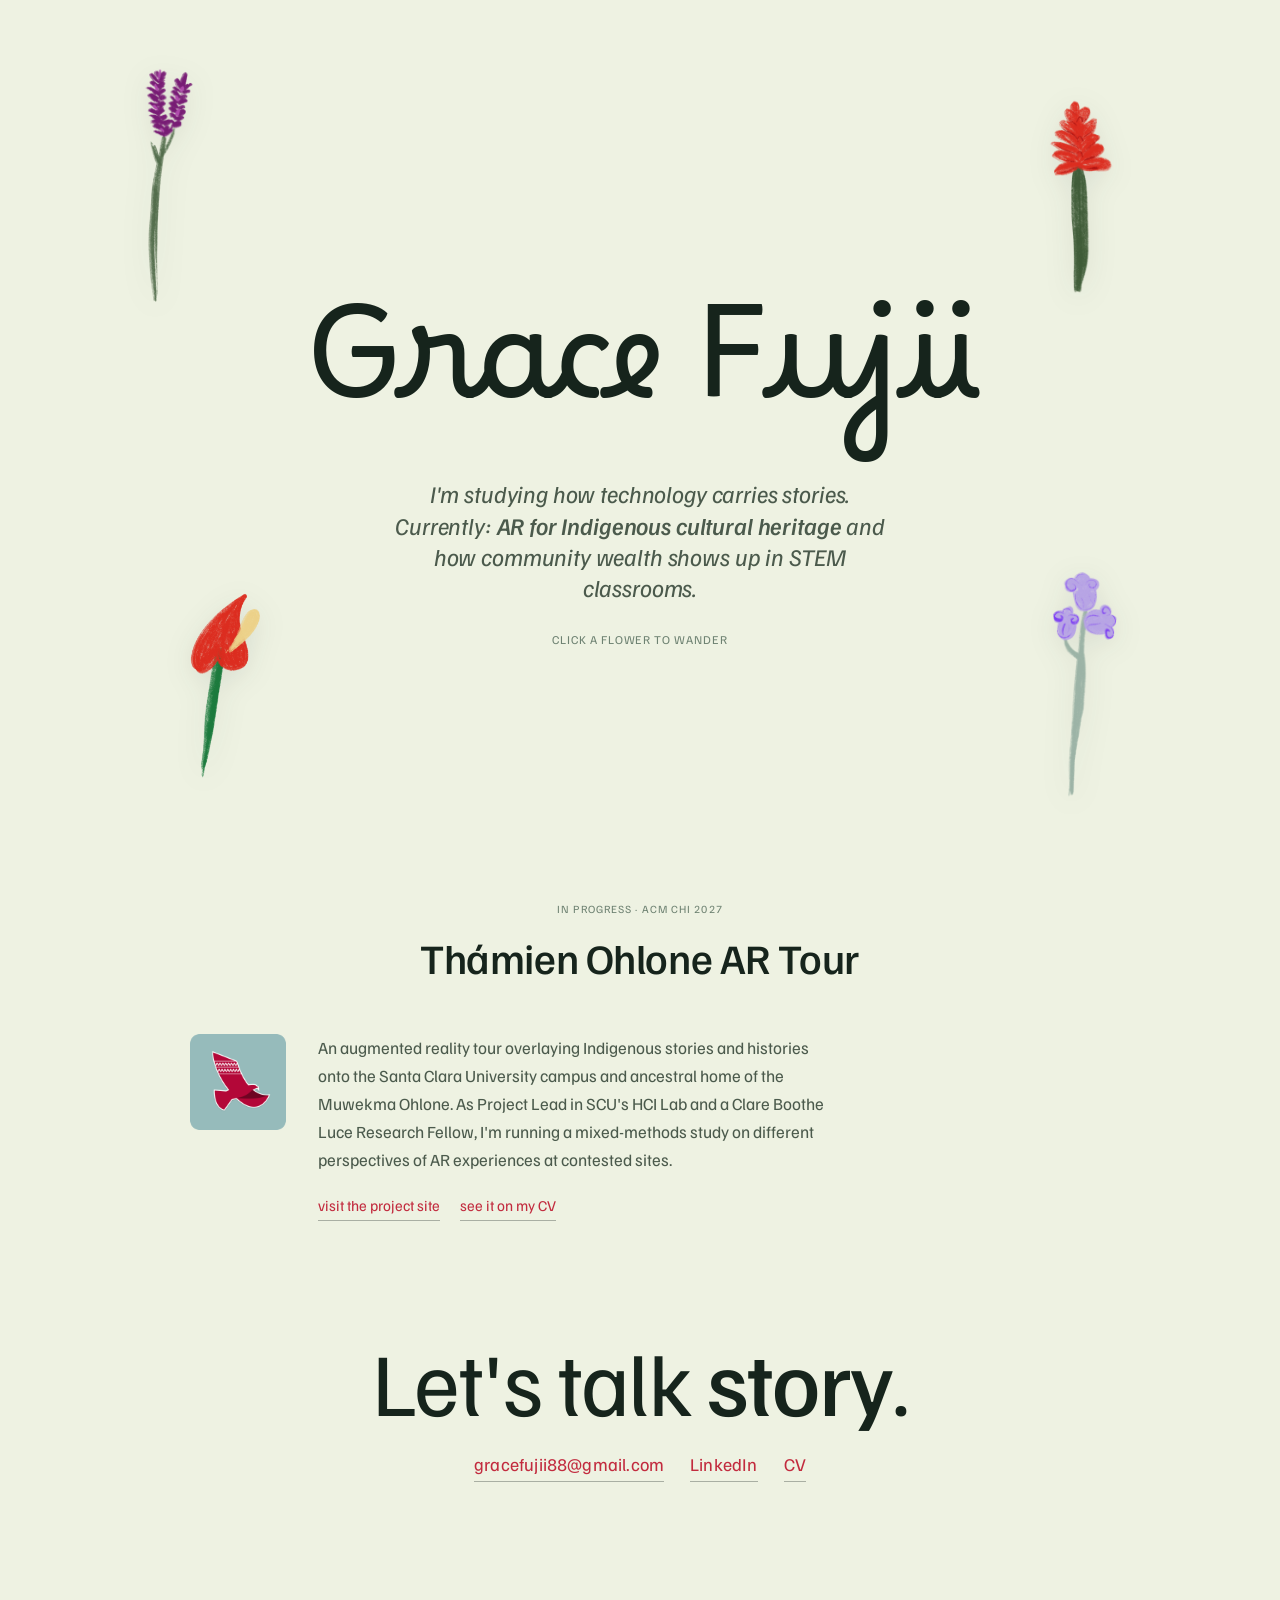
<file: index.html>
<!doctype html>
<html lang="en">
<head>
<meta charset="utf-8" />
<meta name="viewport" content="width=device-width,initial-scale=1" />
<title>Grace Fujii · Portfolio</title>
<link rel="preconnect" href="https://fonts.googleapis.com">
<link rel="preconnect" href="https://fonts.gstatic.com" crossorigin>
<link rel="stylesheet" href="styles.css">
<link rel="icon" type="image/png" href="assets/quiltdesign.png">

<style>
  /* ── Page-level rhythm ─────────────────────────────────────── */
  /* Soften the uniform divider between every section · let some
     sections breathe into each other instead of being banded off. */
  section + section{border-top:0}
  section .container{padding-top:64px;padding-bottom:64px}

  /* Margin-note primitive: a tiny mono index that sits in the left
     gutter of a 12-col grid. Used by sections that lead with prose. */
  .gutter{display:grid;grid-template-columns:repeat(12,1fr);column-gap:24px;align-items:start}
  .gutter > .mark{grid-column:1 / span 2;font-family:var(--font-mono);font-size:11px;
    letter-spacing:.12em;text-transform:uppercase;color:var(--ink-3);
    padding-top:8px;display:flex;flex-direction:column;gap:6px;position:sticky;top:80px}
  .gutter > .mark .n{color:var(--ink);font-weight:500;font-size:13px;letter-spacing:.06em}
  .gutter > .mark .rule{height:1px;background:var(--ink);width:32px;margin:6px 0 2px}
  .gutter > .body{grid-column:3 / span 10}

  /* ── 01 · Hero · minimal landing, flowers-as-nav ──────────── */
  .hero{position:relative;overflow:visible;min-height:100vh;display:flex;align-items:center}
  .hero .container{padding-top:88px;padding-bottom:0;width:100%;position:relative;z-index:2}

  .hero .landing{display:flex;flex-direction:column;align-items:center;justify-content:center;
    text-align:center;gap:20px;position:relative;z-index:2;pointer-events:none}
  .hero .name{font-size:clamp(64px, 10vw, 150px);margin:0;line-height:.94;pointer-events:auto}
  .hero .role{font-family:var(--font-body);font-style:italic;font-weight:400;
    font-size:clamp(18px, 2vw, 24px);color:var(--ink-2);letter-spacing:-0.006em;
    margin:0;line-height:1.3;max-width:36ch;pointer-events:auto}
  .hero .role em{font-style:italic;color:inherit;font-weight:500}

  .hero .flower-field{z-index:1}
  .hero .flower-field .fl-link{position:absolute;display:flex;flex-direction:column;align-items:center;
    gap:10px;pointer-events:auto;text-decoration:none;transform:translate(-50%,-50%)}
  .hero .flower-field .fl-link .fl{position:static;transition:transform .25s ease}
  .hero .flower-field .fl-link .lbl{font-family:var(--font-hand);font-size:16px;
    color:var(--ink-2);opacity:0;transform:translateY(-4px);
    transition:opacity .2s ease, transform .2s ease;white-space:nowrap}
  .hero .flower-field .fl-link:hover .fl{transform:scale(1.14) rotate(var(--r,0deg))}
  .hero .flower-field .fl-link:hover .lbl{opacity:1;transform:translateY(0)}

  .hero .fl-link.p-1{top:calc(20% + 0.25in);left:12%}
  .hero .fl-link.p-2{top:24%;left:84%}
  .hero .fl-link.p-4{top:78%;left:16%}
  .hero .fl-link.p-5{top:78%;left:84%}

  .hero .hint{font-family:var(--font-mono);font-size:12px;letter-spacing:.08em;text-transform:uppercase;
    color:var(--ink-3);margin-top:8px;pointer-events:auto}

  .brief{position:relative;overflow:visible}
  .talk{position:relative;overflow:visible;border-top:0}

  /* ── 02 · Brief · one short paragraph, no grid ─────────────── */
  .brief .container{padding-top:0;padding-bottom:80px;display:flex;justify-content:center;align-items:center;gap:44px;flex-wrap:wrap}
  .brief-portrait{width:170px;height:170px;flex-shrink:0;display:flex;align-items:center;justify-content:center;position:relative;border-radius:50%;overflow:hidden}
  .brief-portrait img{width:100%;height:100%;object-fit:cover;display:block}
  .brief-text{max-width:52ch;text-align:left;font-family:var(--font-display);
    font-weight:400;font-size:clamp(20px,2.2vw,26px);line-height:1.5;color:var(--ink);
    text-wrap:pretty}
  .brief-text em{font-style:italic;color:inherit;font-weight:500}

  /* ── Featured work · one project, told properly ───────────── */
  .featured .container{padding-top:0;padding-bottom:96px}
  .feat-head{text-align:center;max-width:640px;margin:0 auto 44px;display:flex;flex-direction:column;gap:8px;align-items:center}
  .feat-eyebrow{font-family:var(--font-mono);font-size:11px;letter-spacing:.1em;text-transform:uppercase;color:var(--ink-3)}
  .feat-title{margin:0;font-family:var(--font-display);font-weight:500;font-size:clamp(28px,3.4vw,42px);letter-spacing:-0.01em;color:var(--ink)}
  .feat-body{display:grid;grid-template-columns:96px 1fr;gap:32px;max-width:900px;margin:0 auto;align-items:start}
  .feat-image{width:96px;height:96px;border-radius:8px;overflow:hidden}
  .feat-text p{margin:0 0 20px;font-family:var(--font-body);font-size:17px;line-height:1.65;color:var(--ink-2);max-width:52ch}
  .feat-links{display:flex;gap:20px;flex-wrap:wrap}
  .feat-links a{font-family:var(--font-body);font-size:15px;color:var(--maroon);border-bottom:1px solid var(--rule-2);padding-bottom:2px;transition:border-color .15s}
  .feat-links a:hover{border-color:var(--maroon)}
  @media (max-width:760px){.feat-body{grid-template-columns:1fr}.feat-image{width:96px;height:96px}}

  /* ── 03 · Let's talk ────────────────────────────────────────── */
  .talk{border-top:0}
  .talk .container{padding-top:20px;padding-bottom:120px;display:flex;flex-direction:column;
    align-items:center;text-align:center;gap:28px}
  .talk h2{margin:0;font-family:var(--font-display);font-weight:400;
    font-size:clamp(48px,7vw,96px);line-height:.96;letter-spacing:-0.02em}
  .talk h2 em{font-style:normal;color:inherit;font-weight:500}
  .talk-links{display:flex;flex-wrap:wrap;justify-content:center;gap:14px 26px}
  .talk-links a{font-family:var(--font-body);font-weight:400;font-size:18px;letter-spacing:.01em;
    color:var(--maroon);border-bottom:1px solid var(--rule-2);padding-bottom:2px;
    transition:color .15s, border-color .15s}
  .talk-links a:hover{color:var(--maroon);border-color:var(--maroon)}

  /* ── Responsive ─────────────────────────────────────────── */
  @media (max-width: 980px){
    .hero .flower-field .fl-link .fl{width:64px !important;height:64px !important}
    .hero .fl-link.p-1{top:16%;left:14%}
    .hero .fl-link.p-2{top:22%;left:82%}
    .hero .fl-link.p-4{top:82%;left:14%}
    .hero .fl-link.p-5{top:82%;left:86%}
  }
</style>
</head>
<body>

<main>

<!-- ── 01 · Hero ────────────────────────────────────────────── -->
<section class="hero" id="home" data-screen-label="01 Home">
  <div class="flower-field" aria-hidden="false">
    <a class="fl-link p-1" href="Readings.html"><span class="fl bq-fl-readings" style="width: 248px; height: 260px; --r: 12deg"></span><span class="lbl">Bookshelf</span></a>
    <a class="fl-link p-2" href="About.html"><span class="fl bq-fl-about" style="width: 221px; height: 220px; --r: -10deg"></span><span class="lbl">About</span></a>
    <a class="fl-link p-4" href="GCSP.html"><span class="fl bq-fl-gcsp" style="width: 285px; height: 284px; --r: -14deg"></span><span class="lbl">Grand Challenges</span></a>
    <a class="fl-link p-5" href="CV.html"><span class="fl bq-fl-cv" style="width: 244px; height: 262px; --r: 6deg"></span><span class="lbl">CV</span></a>
  </div>
  <div class="container">
    <div class="landing">
      <h1 class="display name" style="font-family:var(--font-hand);font-weight:400">Grace Fujii</h1>
      <p class="role">I'm studying how technology carries stories. Currently: <em>AR for Indigenous cultural heritage</em> and how community wealth shows up in STEM classrooms.</p>
      <span class="hint">click a flower to wander</span>
    </div>
  </div>
</section>

<!-- ── Featured work ────────────────────────────────────────── -->
<section class="featured" id="featured" data-screen-label="03 Featured Work">
  <div class="container">
    <div class="feat-head">
      <span class="feat-eyebrow">In progress · ACM CHI 2027</span>
      <h2 class="feat-title">Thámien Ohlone AR Tour</h2>
    </div>
    <div class="feat-body">
      <div class="feat-image"><img src="assets/ohlone-ar-icon.png" alt="Thámien Ohlone AR Tour app icon" style="width:100%;height:100%;object-fit:cover;display:block"></div>
      <div class="feat-text">
        <p>An augmented reality tour overlaying Indigenous stories and histories onto the Santa Clara University campus and ancestral home of the Muwekma Ohlone. As Project Lead in SCU's HCI Lab and a Clare Boothe Luce Research Fellow, I'm running a mixed-methods study on different perspectives of AR experiences at contested sites.</p>
        <div class="feat-links"><a href="https://scuhci.com/ohlone-ar/" target="_blank" rel="noopener">visit the project site</a><a href="CV.html#ohlone">see it on my CV</a></div>
      </div>
    </div>
  </div>
</section>

<!-- ── 04 · Contact ─────────────────────────────────────────── -->
<section class="talk" id="contact" data-screen-label="04 Contact">
  <div class="container">
    <h2>Let's talk <em>story</em>.</h2>
    <div class="talk-links">
      <a href="mailto:gracefujii88@gmail.com">gracefujii88@gmail.com</a>
      <a href="https://www.linkedin.com/in/gracie-pi/" target="_blank" rel="noopener">LinkedIn</a>
      <a href="CV.html">CV</a>
    </div>
  </div>
</section>

</main>

<script src="image-slot.js"></script>
<script src="bouquet-nav.js" defer></script>

</body>
</html>
</file>
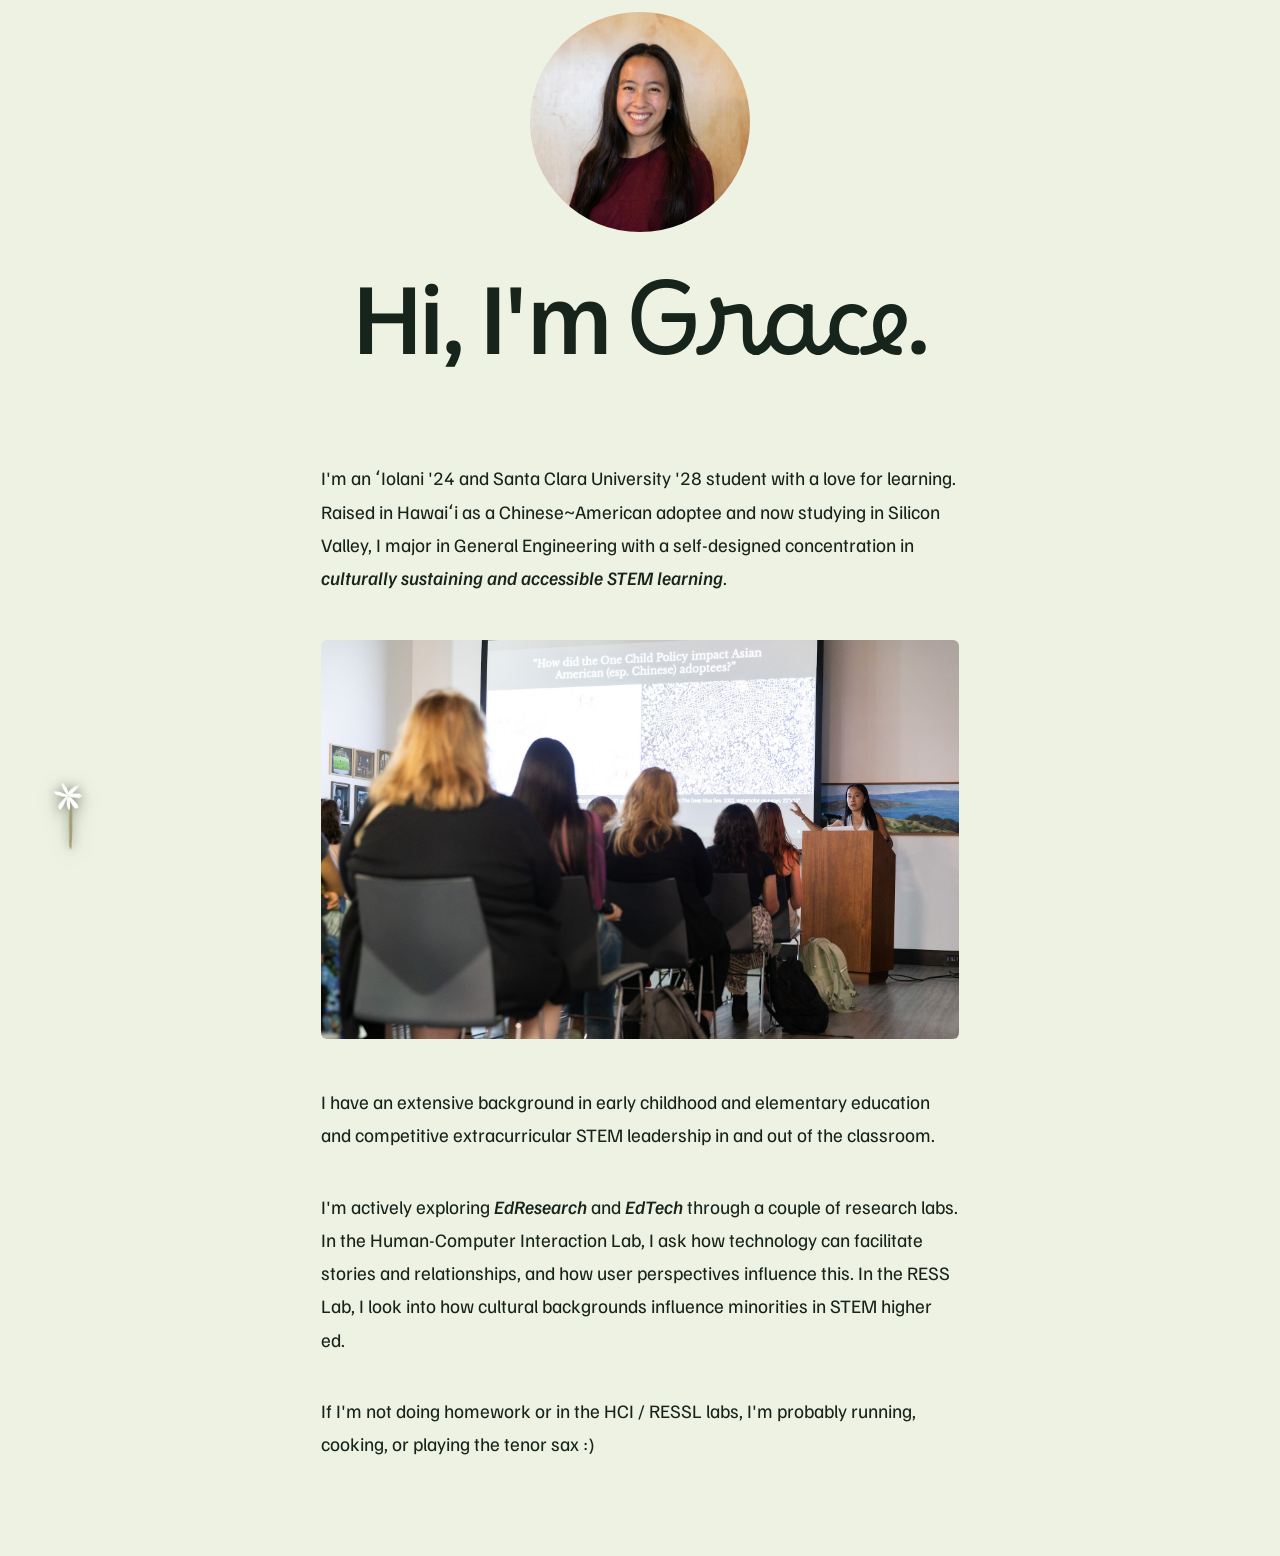
<file: About.html>
<!doctype html>
<html lang="en">
<head>
<meta charset="utf-8" />
<meta name="viewport" content="width=device-width,initial-scale=1" />
<title>Grace Fujii · About</title>
<link rel="preconnect" href="https://fonts.googleapis.com">
<link rel="preconnect" href="https://fonts.gstatic.com" crossorigin>
<link rel="stylesheet" href="styles.css">
<link rel="icon" type="image/png" href="assets/quiltdesign.png">
<style>
  section + section{border-top:0}
  section .container{padding-top:24px;padding-bottom:64px}

  .about-hero{position:relative;overflow:visible}
  .about-hero .container{padding-top:12px;padding-bottom:8px;text-align:center;display:flex;
    flex-direction:column;align-items:center;gap:32px}
  .about-hero h1{margin:0;font-size:clamp(56px,8vw,120px);line-height:.96}
  .about-hero h1 em{font-style:normal;color:var(--ink)}

  .about-portrait{width:220px;height:220px;border-radius:50%;overflow:hidden;position:relative}
  .about-portrait image-slot{width:100%;height:100%;display:block}

  .about-bio{max-width:58ch;margin:0 auto;font-size:19px;line-height:1.75;color:var(--ink);
    display:flex;flex-direction:column;gap:38px}
  .about-bio p{margin:0}
  section[data-screen-label="02 Bio"] .container{padding-top:48px;padding-bottom:96px}
  .about-bio p em{font-style:italic;color:inherit;font-weight:500}
  .about-bio p.standfirst{font-family:var(--font-display);font-size:clamp(26px,3.2vw,36px);
    line-height:1.35;color:var(--ink);text-align:left;max-width:26ch;margin:8px 0}
  .about-standin{width:100%;aspect-ratio:16/10;border-radius:6px;overflow:hidden;margin:8px 0}

  section[data-screen-label="02 Bio"]{position:relative;overflow:visible}
  .origin-wrap{max-width:60ch;margin:0 auto;display:flex;flex-direction:column;gap:20px}
  .origin-wrap .origin-lede{font-family:var(--font-display);font-size:clamp(24px,3vw,34px);line-height:1.3;color:var(--ink);text-align:center;margin:0 0 8px}
  .origin-wrap .origin-lede em{font-style:normal;color:inherit}
  .origin-wrap blockquote{margin:0;padding-left:20px;border-left:2px solid var(--maroon);
    font-family:var(--font-body);font-style:italic;font-size:20px;line-height:1.45;color:var(--ink)}
  .origin-wrap p{margin:0;font-size:17px;line-height:1.65;color:var(--ink)}
  .origin-wrap p em{font-style:normal;color:inherit}

  .pull-line{max-width:46ch;margin:4px auto 0;text-align:center;font-family:var(--font-body);
    font-style:italic;font-size:18px;line-height:1.5;color:var(--ink-2);padding-top:14px;
    border-top:1px solid var(--rule)}

  .verbs-row{margin:20px auto 24px;width:100%;display:flex;justify-content:center;gap:48px;flex-wrap:wrap;text-align:center;
    padding:26px 0;border-top:1px solid var(--rule);border-bottom:1px solid var(--rule)}
  .verbs-row .v{display:flex;flex-direction:column;align-items:center;gap:8px;max-width:22ch}
  .verbs-row .v .word{font-family:var(--font-display);font-weight:500;font-size:20px;color:var(--ink);line-height:1}
  .verbs-row .v .gloss{font-size:14px;color:var(--ink-2);line-height:1.5}
</style>
</head>
<body>

<nav class="bouquet" aria-label="Site navigation">
  <div class="bq-scrim"></div>
  <div class="bq-cluster">
    <span class="bq-panel" aria-hidden="true"></span>
    <div class="bq-stems">
      <a class="bq-stem" href="index.html" style="--ox:0px;--oy:-180px;--tilt:-4deg"><span class="bq-fl bq-fl-home"></span><span class="bq-lbl">Home</span></a>
      <a class="bq-stem" href="CV.html" style="--ox:69px;--oy:-166px;--tilt:3deg"><span class="bq-fl bq-fl-cv"></span><span class="bq-lbl">CV</span></a>
      <a class="bq-stem" href="GCSP.html" style="--ox:127px;--oy:-127px;--tilt:-3deg"><span class="bq-fl bq-fl-gcsp"></span><span class="bq-lbl">Grand Challenges</span></a>
      <a class="bq-stem" href="About.html" data-current style="--ox:166px;--oy:-69px;--tilt:4deg"><span class="bq-fl bq-fl-about"></span><span class="bq-lbl">About</span></a>
      <a class="bq-stem" href="Readings.html" style="--ox:180px;--oy:0px;--tilt:-2deg"><span class="bq-fl bq-fl-readings"></span><span class="bq-lbl">Bookshelf</span></a>
    </div>
    <button class="bq-bud" type="button" aria-expanded="false" aria-label="Open site navigation"><span class="bq-fl bq-fl-bud"></span></button>
  </div>
</nav>

<main>

<section class="about-hero" data-screen-label="01 About Hero">
  <div class="container">
    <div class="about-portrait">
      <img src="assets/headshot-grace.png" alt="Grace Fujii" style="width:100%;height:100%;object-fit:cover;display:block">
    </div>
    <h1 class="display">Hi, I'm <em style="font-family: Borel, cursive">Grace</em>.</h1>
  </div>
</section>

<section data-screen-label="02 Bio">
  <div class="container">
    <div class="about-bio">
      <p>
        I'm an <em style="font-style: normal; font-weight: 400">ʻIolani '24</em> and <em style="font-weight: 400; font-style: normal">Santa Clara University '28</em>
        student with a love for learning. Raised in Hawaiʻi as a Chinese~American
        adoptee and now studying in Silicon Valley, I major in General
        Engineering with a self-designed concentration in <em>culturally sustaining
        and accessible STEM learning</em>.
      </p>

      <div class="about-standin"><img src="assets/photo-symposium.png" alt="Presenting at the SCU Art History Symposium" style="width:100%;height:100%;object-fit:cover;display:block"></div>

      <p>
        I have an extensive background in early childhood and elementary
        education and competitive extracurricular STEM leadership in and out of the classroom.
      </p>

      <p>
        I'm actively exploring <em>EdResearch</em> and <em>EdTech</em> through
        a couple of research labs. In the Human-Computer Interaction Lab, I ask how
        technology can facilitate stories and relationships, and how user
        perspectives influence this. In the RESS Lab, I look into how cultural
        backgrounds influence minorities in STEM higher ed.
      </p>

      <p>
        If I'm not doing homework or in the HCI / RESSL labs, I'm probably
        running, cooking, or playing the tenor sax :)
      </p>
    </div>
  </div>
</section>

</main>

<script src="image-slot.js"></script>
<script src="bouquet-nav.js" defer></script>

</body>
</html>
</file>
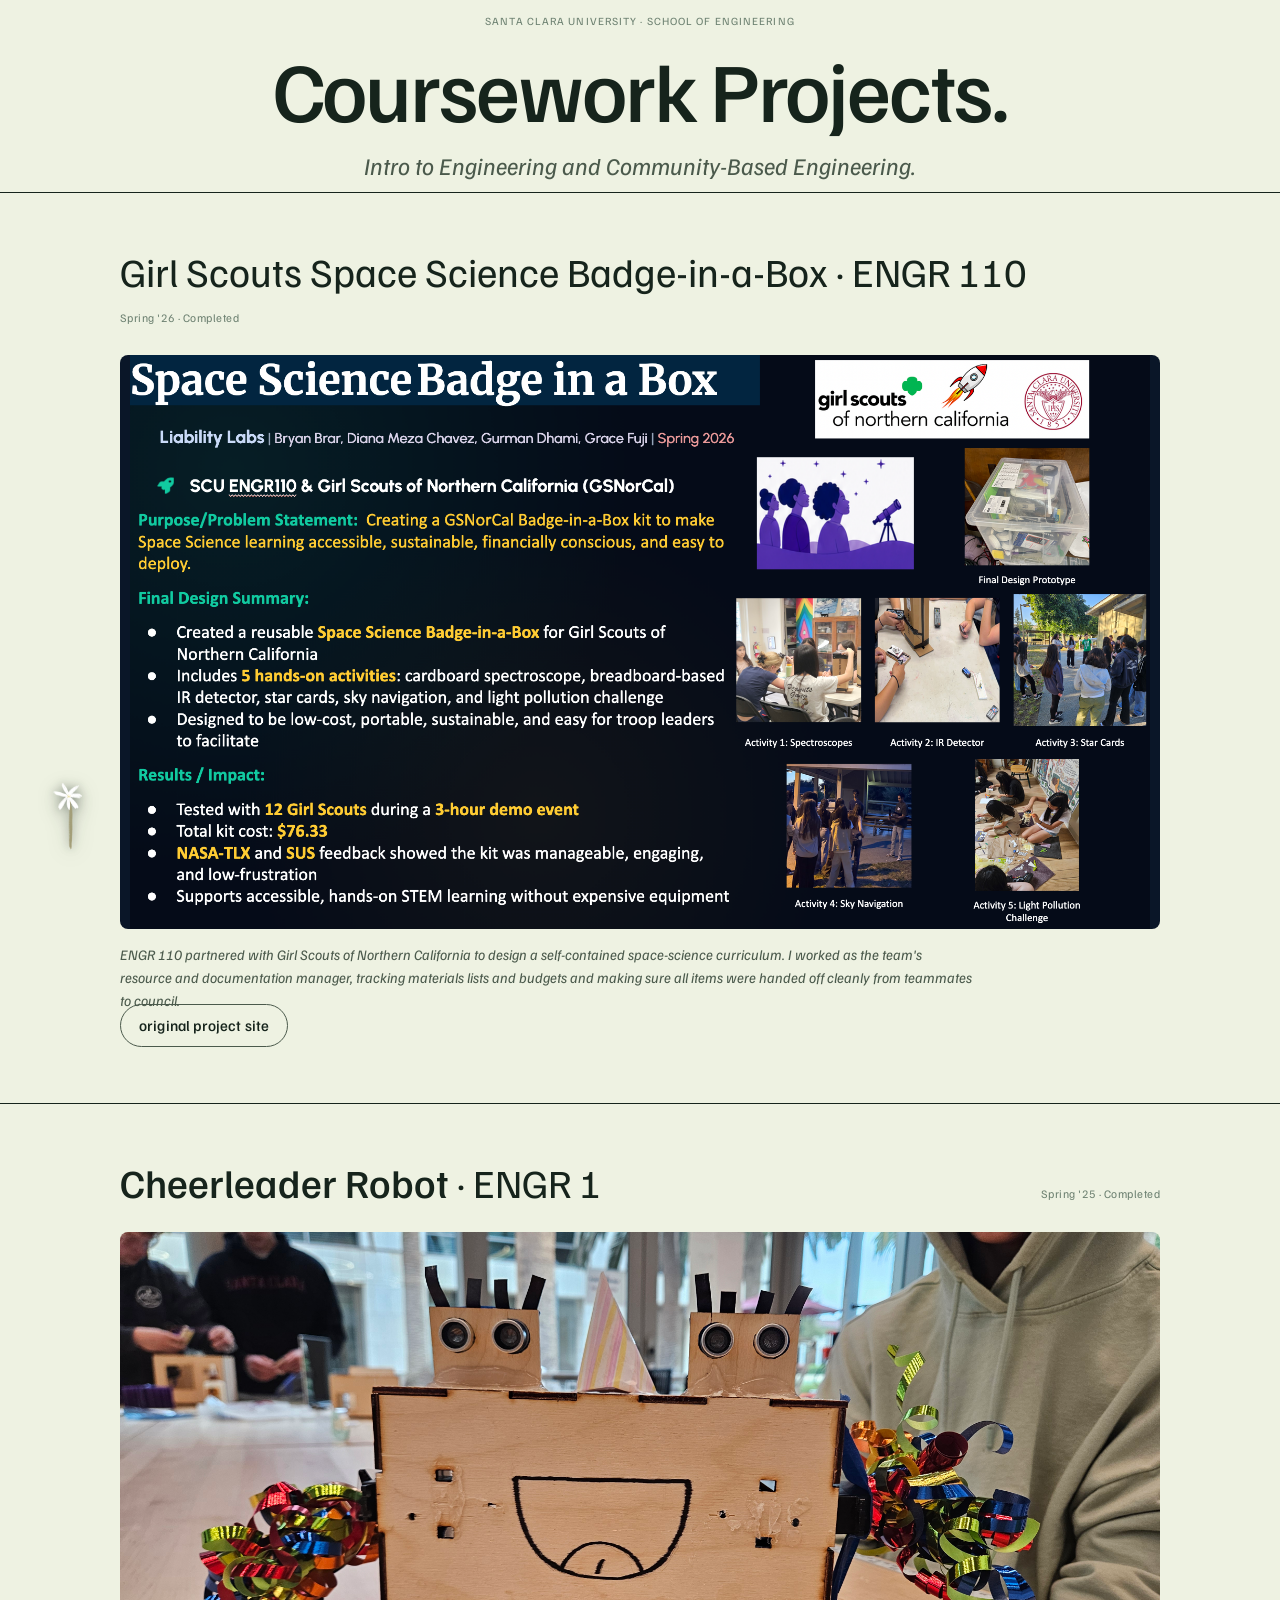
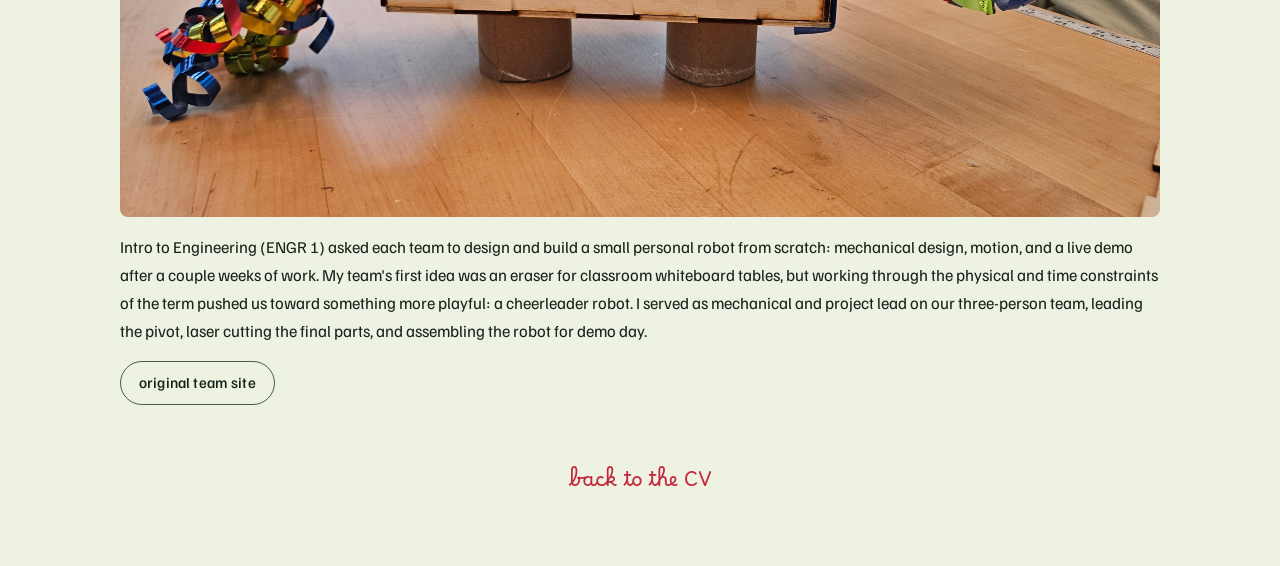
<file: coursework-projects.html>
<!doctype html>
<html lang="en">
<head>
<meta charset="utf-8" />
<meta name="viewport" content="width=device-width,initial-scale=1" />
<title>Coursework Projects · Grace Fujii</title>
<link rel="preconnect" href="https://fonts.googleapis.com">
<link rel="preconnect" href="https://fonts.gstatic.com" crossorigin>
<link rel="stylesheet" href="styles.css">
<link rel="icon" type="image/png" href="assets/quiltdesign.png">
  <style>
section + section{border-top:0}
section .container{padding-top:24px;padding-bottom:64px}
.cs-hero{position:relative;overflow:visible}
.cs-hero .container{padding-top:12px;padding-bottom:8px;text-align:center;display:flex;flex-direction:column;align-items:center;gap:16px}
.cs-hero h1{margin:0;font-size:clamp(44px,6.6vw,88px);line-height:1.02}
.cs-hero h1 em{font-style:normal;color:var(--ink)}
.cs-hero .subhead{font-family:var(--font-body);font-style:italic;font-weight:300;font-size:clamp(18px,2.2vw,24px);color:var(--ink-2);max-width:44ch;margin:0}
.cs-hero .school{font-family:var(--font-mono);font-size:11px;letter-spacing:.1em;text-transform:uppercase;color:var(--ink-3)}

.proj-section{border-top:1.5px solid var(--ink);padding:56px 0}
.proj-section .container{padding-top:0;padding-bottom:0}
.proj-head{display:flex;align-items:baseline;justify-content:space-between;gap:16px;flex-wrap:wrap;margin-bottom:28px}
.proj-head h2{margin:0;font-family:var(--font-display);font-weight:400;font-size:clamp(28px,3.4vw,40px);line-height:1.1}
.proj-head h2 em{font-style:normal;color:var(--ink)}
.proj-head .when{font-family:var(--font-mono);font-size:11.5px;color:var(--ink-3);letter-spacing:.04em}

.proj-body{display:block}
.cs-portrait{width:220px;height:220px;border-radius:8px;overflow:hidden;position:relative;float:right;margin:0 0 16px 28px}
.cs-portrait image-slot{width:100%;height:100%;display:block}
.cs-portrait.landscape{width:100%;height:auto;aspect-ratio:16/9;float:none;margin:0 0 16px}

.proj-body.feature{display:flex;flex-direction:column;gap:14px}
.cs-feature-img{width:100%;aspect-ratio:1958/1080;border-radius:8px;overflow:hidden;position:relative;background:#0a1628}
.cs-feature-img image-slot{width:100%;height:100%;display:block}
.cs-caption{max-width:62ch;display:flex;flex-direction:column;gap:10px}
.cs-caption p{margin:0;font-size:14.5px;line-height:1.6;color:var(--ink-2);font-style:italic}
.cs-caption .cs-links{margin-top:0}

.proj-copy p{margin:0 0 16px;font-size:16.5px;line-height:1.7;color:var(--ink)}
.cs-links{display:flex;gap:14px;flex-wrap:wrap;margin-top:4px;clear:right}

@media (max-width:760px){.cs-portrait{float:none;width:100%;height:220px;margin:0 0 16px}}
</style>
</head>
<body>

<nav class="bouquet" aria-label="Site navigation">
  <div class="bq-scrim"></div>
  <div class="bq-cluster">
    <span class="bq-panel" aria-hidden="true"></span>
    <div class="bq-stems">
      <a class="bq-stem" href="index.html" style="--ox:0px;--oy:-180px;--tilt:-4deg"><span class="bq-fl bq-fl-home"></span><span class="bq-lbl">Home</span></a>
      <a class="bq-stem" href="CV.html" style="--ox:69px;--oy:-166px;--tilt:3deg"><span class="bq-fl bq-fl-cv"></span><span class="bq-lbl">CV</span></a>
      <a class="bq-stem" href="GCSP.html" style="--ox:127px;--oy:-127px;--tilt:-3deg"><span class="bq-fl bq-fl-gcsp"></span><span class="bq-lbl">Grand Challenges</span></a>
      <a class="bq-stem" href="About.html" style="--ox:166px;--oy:-69px;--tilt:4deg"><span class="bq-fl bq-fl-about"></span><span class="bq-lbl">About</span></a>
      <a class="bq-stem" href="Readings.html" style="--ox:180px;--oy:0px;--tilt:-2deg"><span class="bq-fl bq-fl-readings"></span><span class="bq-lbl">Bookshelf</span></a>
    </div>
    <button class="bq-bud" type="button" aria-expanded="false" aria-label="Open site navigation"><span class="bq-fl bq-fl-bud"></span></button>
  </div>
</nav>

<main>

<section class="cs-hero" data-screen-label="01 Hero">
  <div class="container">
    <span class="school">Santa Clara University · School of Engineering</span>
    <h1 class="display">Coursework <em>Projects</em>.</h1>
    <p class="subhead">Intro to Engineering and Community-Based Engineering.</p>
  </div>
</section>

<section class="proj-section" id="engr110" data-screen-label="02 ENGR 110">
  <div class="container">
    <div class="proj-head">
      <h2>Girl Scouts Space Science Badge-in-a-Box · ENGR 110</h2>
      <span class="when">Spring '26 · Completed</span>
    </div>
    <div class="proj-body feature">
      <div class="cs-feature-img"><img src="assets/engr110-feature.jpg" alt="ENGR 110 team summary slide: Space Science Badge in a Box, purpose, design summary, results, and the five hands-on activities with Girl Scouts" style="width:100%;height:100%;object-fit:contain;display:block"></div>
      <div class="cs-caption">
        <p style="height: 51px; width: 853px">ENGR 110 partnered with Girl Scouts of Northern California to design a self-contained space-science curriculum. I worked as the team's resource and documentation manager, tracking materials lists and budgets and making sure all items were handed off cleanly from teammates to council.</p>
        <div class="cs-links">
          <a class="linkpill" href="https://sites.google.com/scu.edu/fujii-engr110/home" target="_blank" rel="noopener">original project site</a>
        </div>
      </div>
    </div>
  </div>
</section>

<section class="proj-section" id="engr1" data-screen-label="03 ENGR 1">
  <div class="container">
    <div class="proj-head">
      <h2><em>Cheerleader Robot</em> · ENGR 1</h2>
      <span class="when">Spring '25 · Completed</span>
    </div>
    <div class="proj-body">
      <div class="cs-portrait landscape"><img src="assets/engr1-robot.jpg" alt="Cheerleader robot with pompoms, ENGR 1" style="width:100%;height:100%;object-fit:cover;display:block"></div>
      <div class="proj-copy">
        <p>Intro to Engineering (ENGR 1) asked each team to design and build a small personal robot from scratch: mechanical design, motion, and a live demo after a couple weeks of work. My team's first idea was an eraser for classroom whiteboard tables, but working through the physical and time constraints of the term pushed us toward something more playful: a cheerleader robot. I served as mechanical and project lead on our three-person team, leading the pivot, laser cutting the final parts, and assembling the robot for demo day.</p>
        <div class="cs-links">
          <a class="linkpill" href="https://sites.google.com/scu.edu/team20week7/home" target="_blank" rel="noopener">original team site</a>
        </div>
      </div>
    </div>
  </div>
</section>

<section data-screen-label="04 Back">
  <div class="container" style="text-align:center;padding-top:8px">
    <a href="CV.html#education" style="font-family:var(--font-hand);font-size:20px;color:var(--maroon)">back to the CV</a>
  </div>
</section>

</main>

<script src="image-slot.js"></script>
<script src="bouquet-nav.js" defer></script>

</body>
</html>
</file>
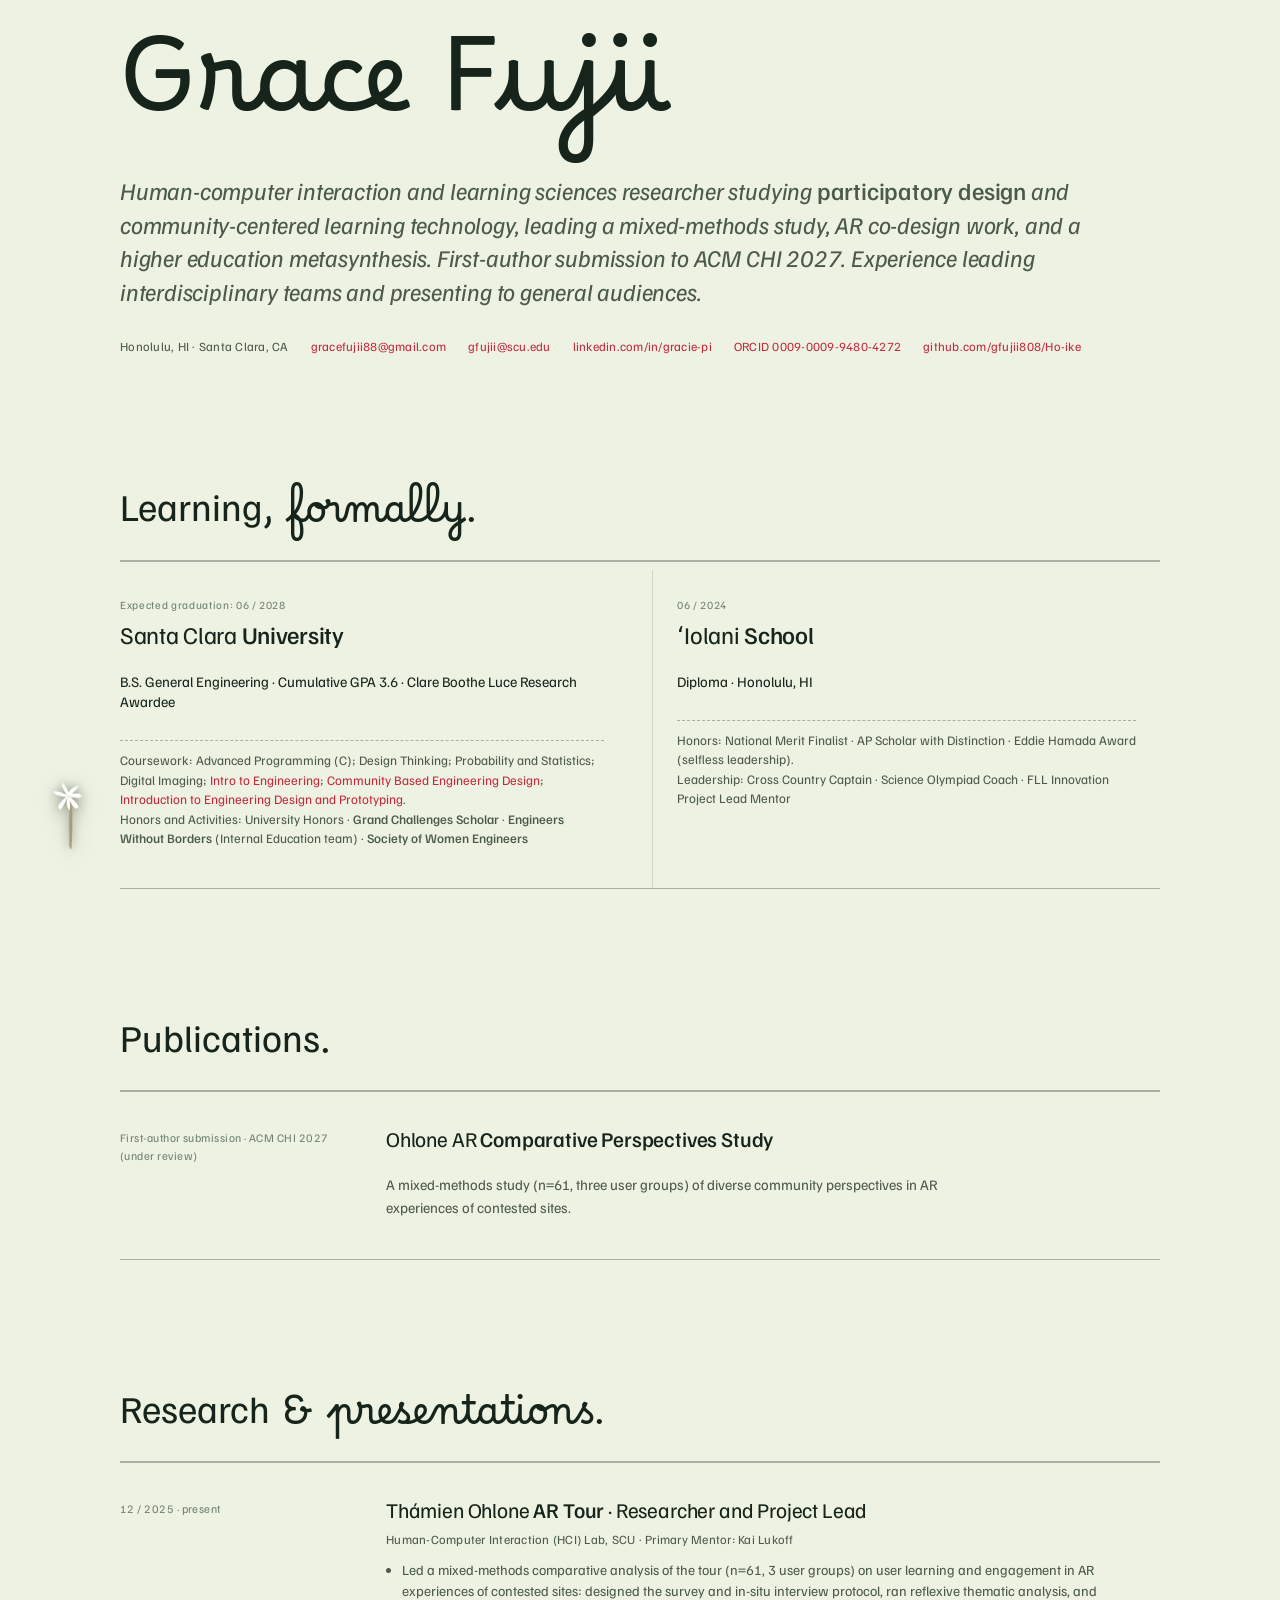
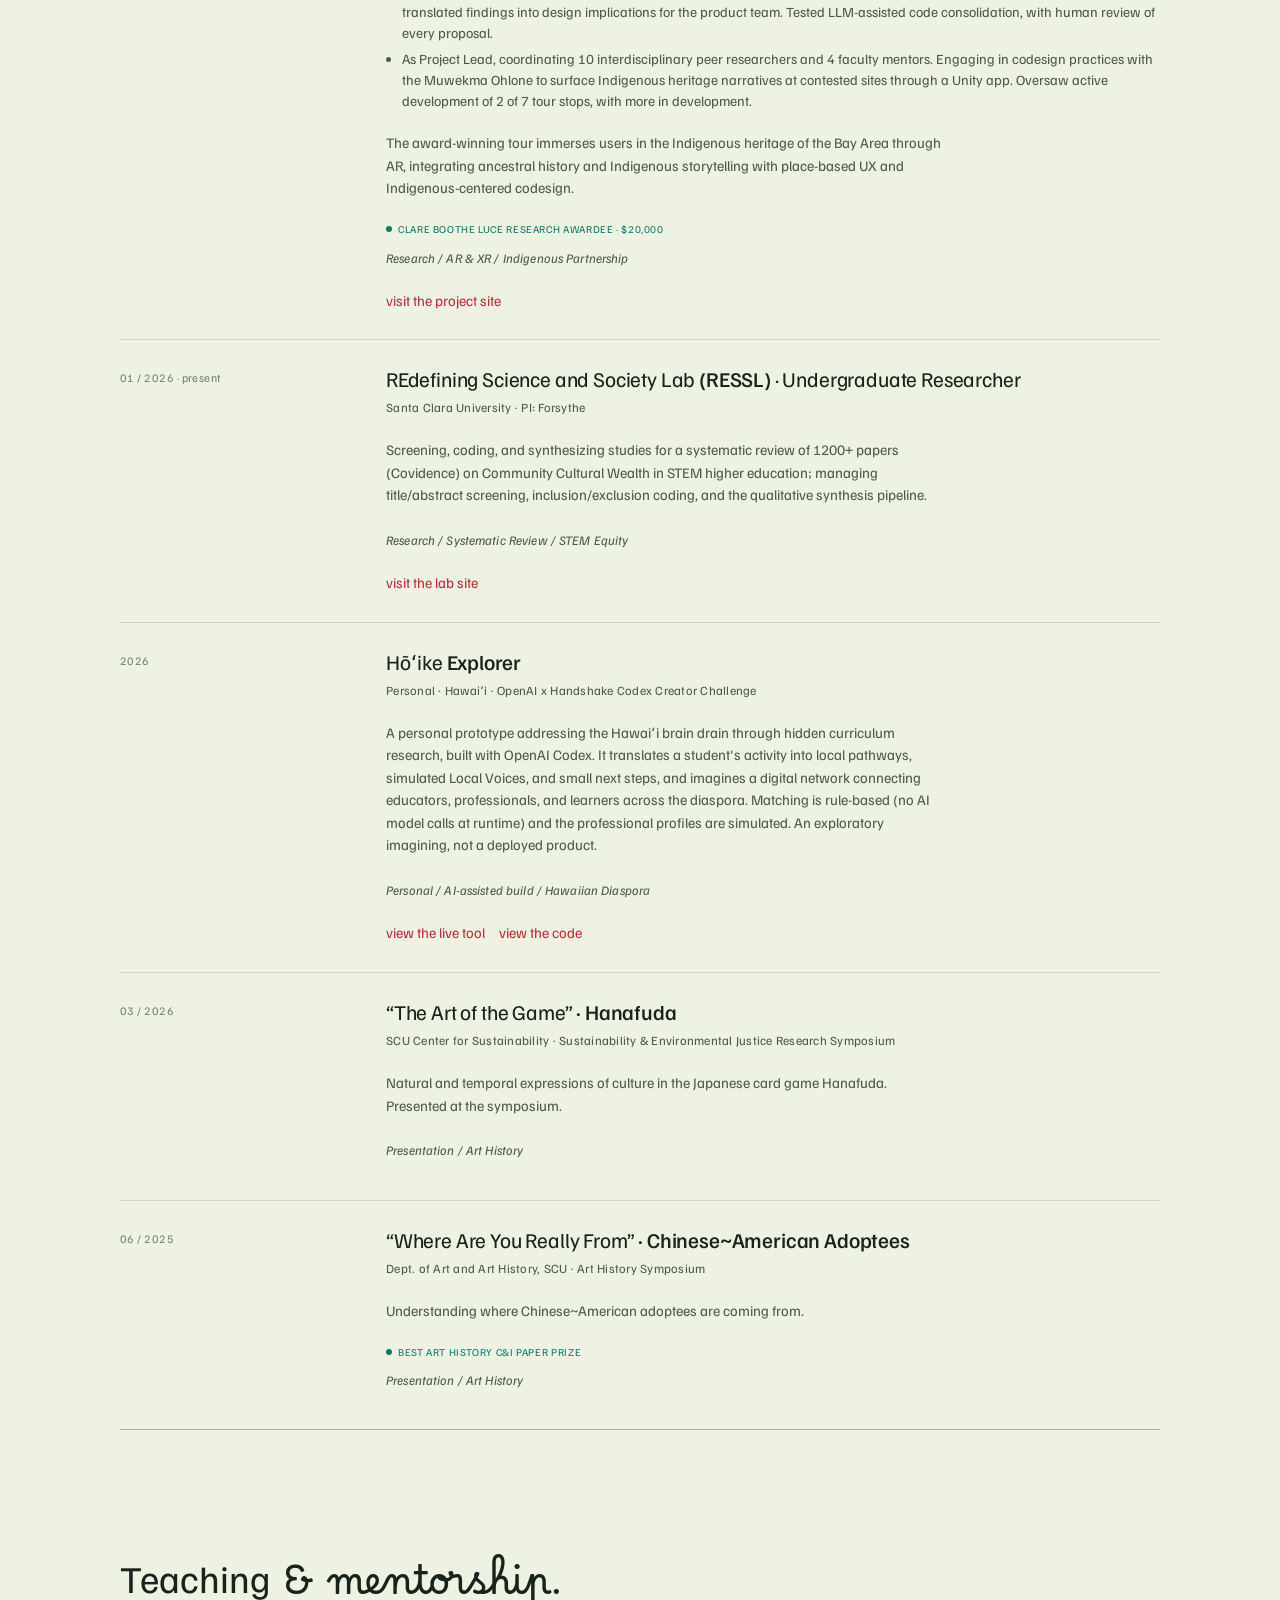
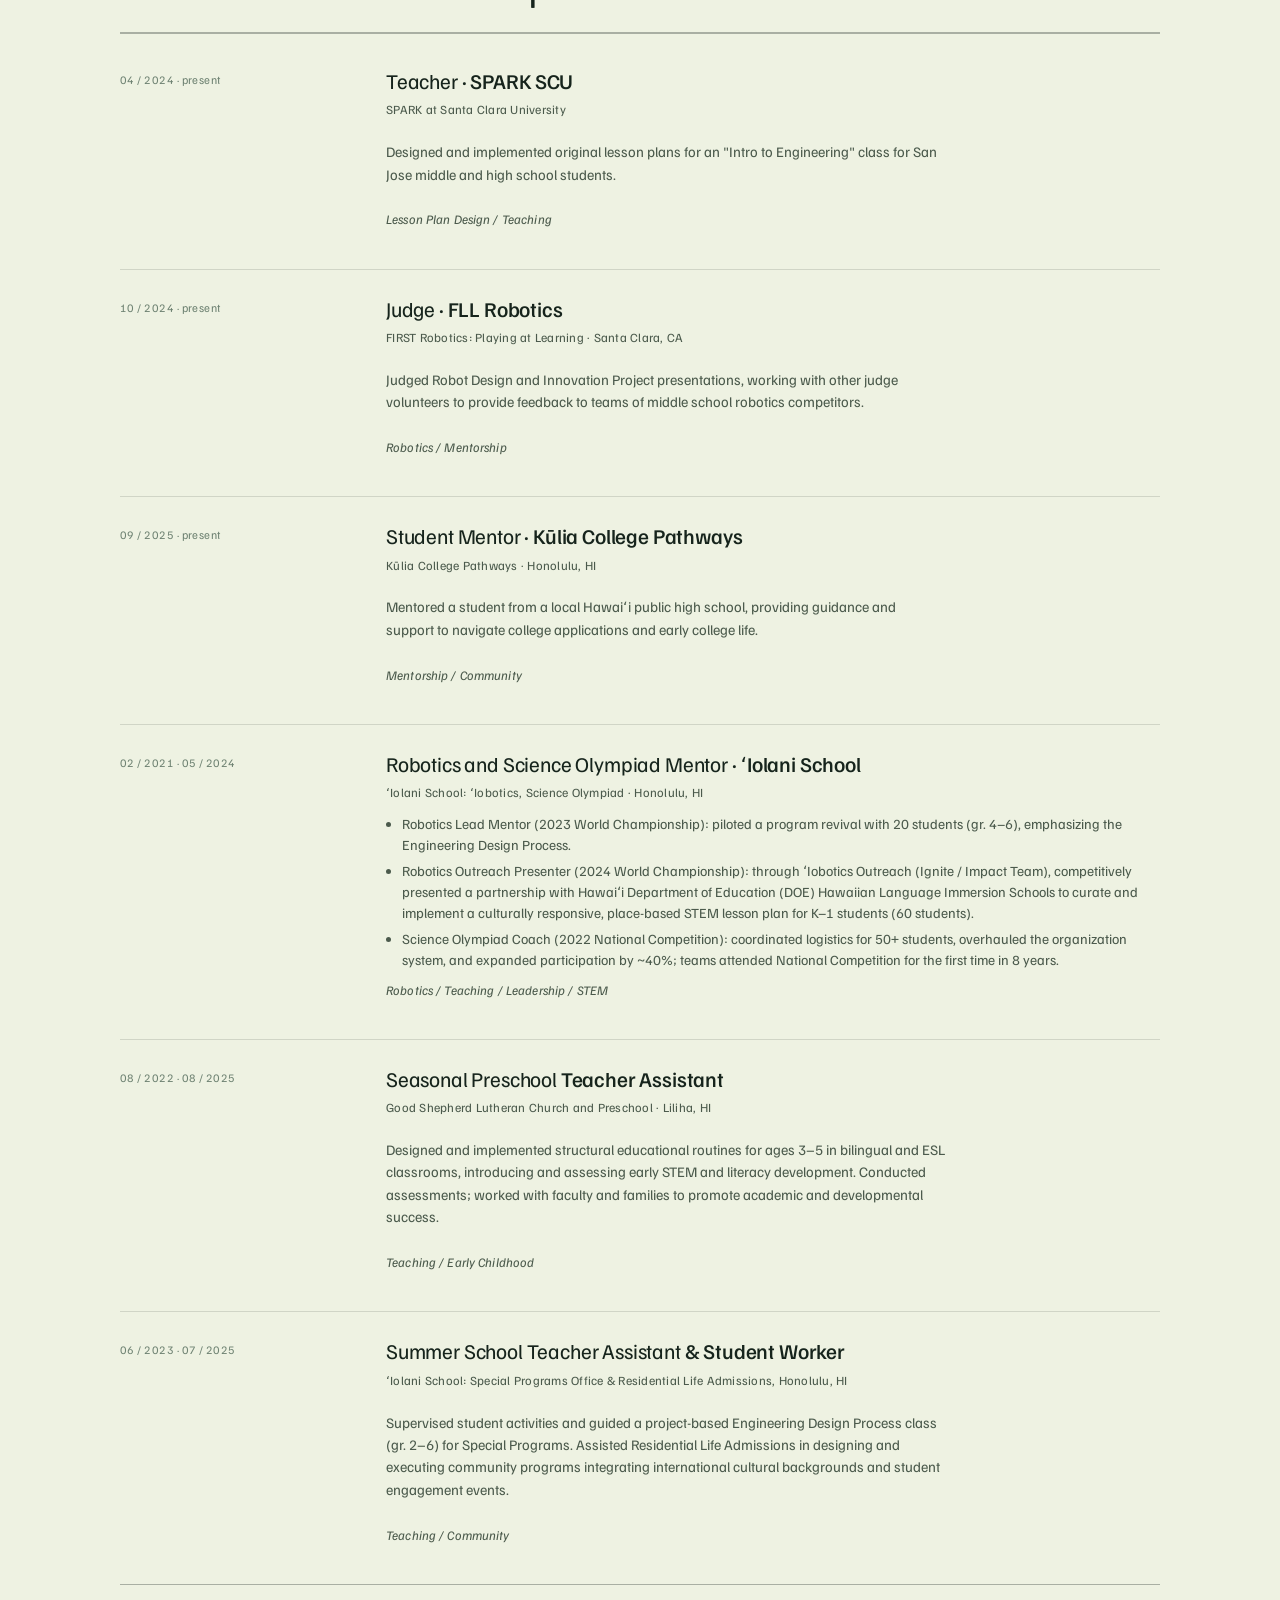
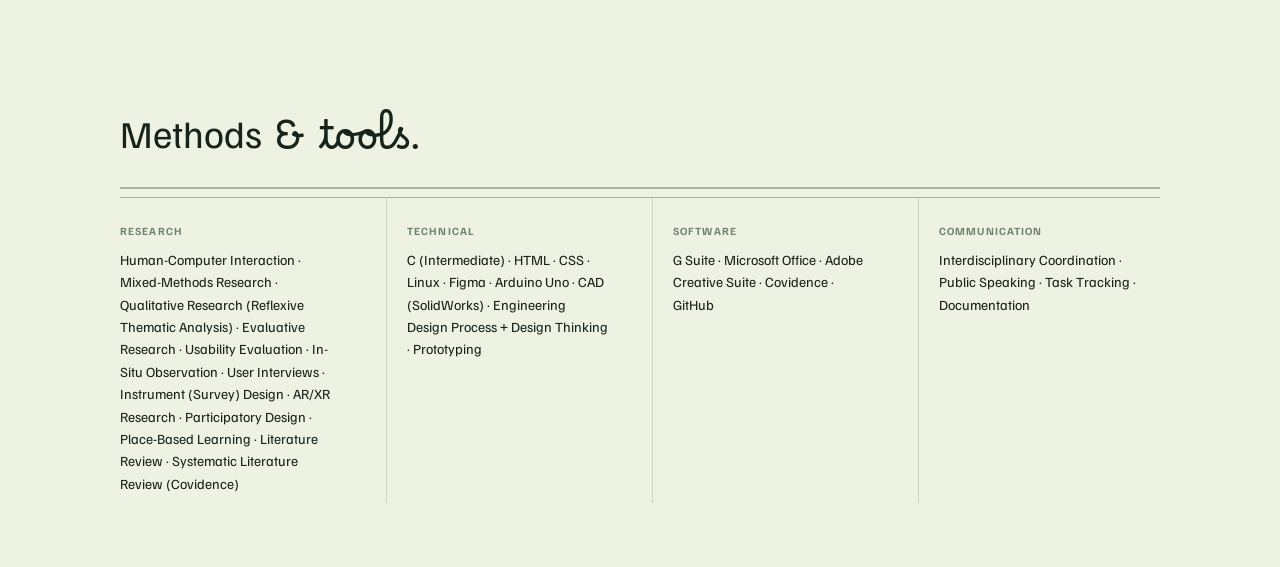
<file: CV.html>
<!doctype html>
<html lang="en">
<head>
<meta charset="utf-8" />
<meta name="viewport" content="width=device-width,initial-scale=1" />
<title>Grace Fujii · CV</title>
<link rel="preconnect" href="https://fonts.googleapis.com">
<link rel="preconnect" href="https://fonts.gstatic.com" crossorigin>
<link rel="stylesheet" href="styles.css">
<link rel="icon" type="image/png" href="assets/quiltdesign.png">
<style>
  section .container{padding-top:64px;padding-bottom:64px}
  section + section{border-top:0}

  .cv-hero .eyebrow{display:flex;align-items:baseline;justify-content:space-between;gap:14px;margin-bottom:40px;flex-wrap:wrap}
  .cv-hero .eyebrow .crumb{font-family:var(--font-mono);font-size:11px;letter-spacing:.12em;text-transform:uppercase;color:var(--ink-2)}
  .cv-hero .eyebrow .crumb b{color:var(--ink);font-weight:600}
  .cv-hero .print-btn{font-family:var(--font-mono);font-size:11px;letter-spacing:.08em;text-transform:uppercase;
    color:var(--ink);background:var(--paper);border:1.25px solid var(--ink);border-radius:2px;
    padding:8px 14px;cursor:pointer;transition:background .15s,color .15s,transform .15s}
  .cv-hero .print-btn:hover{background:var(--ink);color:var(--paper);transform:translate(-1px,-1px);box-shadow:2px 2px 0 var(--ink)}

  .cv-hero h1{margin:0;font-family:var(--font-hand);font-weight:400;
    font-size:clamp(56px, 8vw, 116px);line-height:.94;letter-spacing:0}
  .cv-hero .role{margin:14px 0 0;font-family:var(--font-body);font-style:italic;font-weight:400;
    font-size:clamp(18px, 2.1vw, 24px);color:var(--ink-2);letter-spacing:-0.008em;max-width:70ch;line-height:1.4}

  .cv-contact{margin-top:28px;display:flex;flex-wrap:wrap;gap:8px 22px;
    font-family:var(--font-mono);font-size:12.5px;color:var(--ink-2);letter-spacing:.02em}
  .cv-contact a{color:var(--maroon);border-bottom:1px dashed transparent;padding-bottom:1px;transition:border-color .15s}
  .cv-contact a:hover{border-color:var(--maroon)}

  .cv-summary{margin-top:44px;padding-top:28px;border-top:1.5px solid var(--ink);
    font-family:var(--font-display);font-weight:300;font-size:19px;line-height:1.5;color:var(--ink);
    max-width:64ch}
  .cv-summary em{font-style:normal;color:inherit;font-weight:500}

  .cv-section-head{display:block;border-bottom:2px solid var(--ink);padding-bottom:16px;margin-bottom:8px}
  .cv-section-head h2{margin:0;font-family:var(--font-hand);font-weight:400;
    font-size:38px;line-height:1.1;letter-spacing:0}
  .cv-section-head h2 em{font-style:normal;color:var(--ink);font-weight:400}
  .cv-section-head .sub{margin:8px 0 0;font-family:var(--font-body);font-weight:300;font-size:15px;color:var(--ink-2)}

  .cv-row{display:grid;grid-template-columns:repeat(12,1fr);column-gap:24px;align-items:start;
    padding:26px 0;border-bottom:1px solid var(--rule)}
  .cv-row:last-child{border-bottom:1.5px solid var(--ink)}
  .cv-row .when{grid-column:1 / span 3;font-family:var(--font-mono);font-size:11.5px;color:var(--ink-3);letter-spacing:.04em;padding-top:3px}
  .cv-row .body{grid-column:4 / span 9;display:flex;flex-direction:column;gap:6px}
  .cv-row h3{margin:0;font-family:var(--font-display);font-weight:400;font-size:21px;line-height:1.25;letter-spacing:-0.008em}
  .cv-row h3 em{font-style:normal;color:inherit;font-weight:500}
  .cv-row .org{font-family:var(--font-body);font-weight:300;font-size:12.5px;color:var(--ink-2);letter-spacing:.02em;text-transform:none}
  .cv-row .desc{font-size:14.5px;line-height:1.55;color:var(--ink-2);max-width:70ch}
  .cv-row ul.bullets{margin:4px 0 0;padding-left:16px;display:flex;flex-direction:column;gap:5px}
  .cv-row ul.bullets li{font-size:14px;line-height:1.5;color:var(--ink-2)}
  .cv-row .award{display:inline-flex;align-items:center;gap:6px;margin-top:2px;
    font-family:var(--font-mono);font-size:10.5px;letter-spacing:.06em;text-transform:uppercase;color:var(--green)}
  .cv-row .award::before{content:"";width:6px;height:6px;border-radius:50%;background:var(--green)}
  .cv-row .skills{margin-top:4px;font-family:var(--font-body);font-style:italic;font-size:13px;color:var(--ink-2);letter-spacing:.01em}
  .cv-row .links-row{display:flex;flex-wrap:wrap;gap:14px;margin-top:2px}
  .cv-row .links-row a{font-family:var(--font-body);font-weight:400;font-size:14.5px;color:var(--maroon);
    border-bottom:1px solid transparent;padding-bottom:1px;transition:border-color .15s}
  .cv-row .links-row a:hover{border-color:var(--maroon)}

  .edu-grid{display:grid;grid-template-columns:1fr 1fr;column-gap:24px;border-bottom:1px solid var(--rule)}
  .edu-cell{padding:26px 24px 26px 0;display:flex;flex-direction:column;gap:8px}
  .edu-cell + .edu-cell{border-left:1px solid var(--rule);padding-left:24px}
  .edu-cell .when{font-family:var(--font-mono);font-size:11px;color:var(--ink-3);letter-spacing:.06em}
  .edu-cell h3{margin:0;font-family:var(--font-display);font-weight:400;font-size:24px;line-height:1.15;letter-spacing:-0.012em}
  .edu-cell h3 em{font-style:normal;color:inherit;font-weight:500}
  .edu-cell .deg{font-size:14.5px;color:var(--ink);line-height:1.4}
  .edu-cell .honors{margin-top:6px;font-size:13px;color:var(--ink-2);line-height:1.5;border-top:1px dashed var(--rule-2);padding-top:10px}
  .edu-cell .honors em{font-style:normal;color:inherit;font-weight:500}
  .edu-cell .honors a{color:var(--maroon);border-bottom:1px solid transparent;padding-bottom:1px;transition:border-color .15s}
  .edu-cell .honors a:hover{border-color:var(--maroon)}

  .skl-grid{display:grid;grid-template-columns:repeat(4,1fr);column-gap:24px;border-top:1px solid var(--ink)}
  .skl-col{padding:24px 20px 8px 0;display:flex;flex-direction:column;gap:10px}
  .skl-col + .skl-col{border-left:1px solid var(--rule);padding-left:20px}
  .skl-col h4{margin:0;font-family:var(--font-mono);font-size:11px;letter-spacing:.1em;text-transform:uppercase;color:var(--ink-3)}
  .skl-col p{margin:0;font-size:14px;line-height:1.6;color:var(--ink)}

  .list-grid{display:block;border-bottom:1.5px solid var(--ink)}
  .list-col ul{margin:0;padding:0;list-style:none;display:flex;flex-direction:column}
  .list-col li{display:flex;justify-content:space-between;align-items:baseline;gap:16px;padding:16px 0;border-bottom:1px solid var(--rule)}
  .list-col li:last-child{border-bottom:0}
  .list-col li .t{font-size:14.5px;color:var(--ink);line-height:1.4}
  .list-col li .t em{font-style:normal;color:inherit;font-weight:500}
  .list-col li .y{font-family:var(--font-mono);font-size:10.5px;color:var(--ink-3);white-space:nowrap;letter-spacing:.04em}

  @media (max-width: 980px){
    .cv-row .when,.cv-row .body{grid-column:1 / -1}
    .cv-row .when{margin-bottom:6px}
    .edu-grid,.skl-grid{grid-template-columns:1fr}
    .edu-cell + .edu-cell{border-left:0;border-top:1px solid var(--rule);padding:24px 0 0}
    .skl-col + .skl-col{border-left:0;border-top:1px solid var(--rule);padding:20px 0 0}
  }

  @media print{
    .topbar, footer.foot, .topline, .cv-hero .print-btn, body::before, .bouquet{display:none !important}
    body{background:#fff}
    .container{padding-left:0;padding-right:0;max-width:none}
    section .container{padding-top:20px;padding-bottom:20px}
    .cv-hero .container{padding-top:0}
    a{color:inherit !important}
    .cv-row, .edu-grid, .skl-grid, .list-grid{break-inside:avoid-page}
  }
</style>
</head>
<body>

<nav class="bouquet" aria-label="Site navigation">
  <div class="bq-scrim"></div>
  <div class="bq-cluster">
    <span class="bq-panel" aria-hidden="true"></span>
    <div class="bq-stems">
      <a class="bq-stem" href="index.html" style="--ox:0px;--oy:-180px;--tilt:-4deg"><span class="bq-fl bq-fl-home"></span><span class="bq-lbl">Home</span></a>
      <a class="bq-stem" href="CV.html" data-current style="--ox:69px;--oy:-166px;--tilt:3deg"><span class="bq-fl bq-fl-cv"></span><span class="bq-lbl">CV</span></a>
      <a class="bq-stem" href="GCSP.html" style="--ox:127px;--oy:-127px;--tilt:-3deg"><span class="bq-fl bq-fl-gcsp"></span><span class="bq-lbl">Grand Challenges</span></a>
      <a class="bq-stem" href="About.html" style="--ox:166px;--oy:-69px;--tilt:4deg"><span class="bq-fl bq-fl-about"></span><span class="bq-lbl">About</span></a>
      <a class="bq-stem" href="Readings.html" style="--ox:180px;--oy:0px;--tilt:-2deg"><span class="bq-fl bq-fl-readings"></span><span class="bq-lbl">Bookshelf</span></a>
    </div>
    <button class="bq-bud" type="button" aria-expanded="false" aria-label="Open site navigation"><span class="bq-fl bq-fl-bud"></span></button>
  </div>
</nav>

<main>

<section class="cv-hero" data-screen-label="01 CV Hero" style="overflow:visible">
  <div class="container">
    <h1>Grace Fujii</h1>
    <p class="role">Human-computer interaction and learning sciences researcher studying <em>participatory design</em> and community-centered learning technology, leading a mixed-methods study, AR co-design work, and a higher education metasynthesis. First-author submission to ACM CHI 2027. Experience leading interdisciplinary teams and presenting to general audiences.</p>

    <div class="cv-contact">
      <span>Honolulu, HI · Santa Clara, CA</span>
      <a href="mailto:gracefujii88@gmail.com">gracefujii88@gmail.com</a>
      <a href="mailto:gfujii@scu.edu">gfujii@scu.edu</a>
      <a href="https://www.linkedin.com/in/gracie-pi/" target="_blank" rel="noopener">linkedin.com/in/gracie-pi</a>
      <a href="https://orcid.org/0009-0009-9480-4272" target="_blank" rel="noopener me">ORCID 0009-0009-9480-4272</a>
      <a href="https://github.com/gfujii808/Ho-ike" target="_blank" rel="noopener">github.com/gfujii808/Ho-ike</a>
    </div>
  </div>
</section>

<section id="education" data-screen-label="02 Education">
  <div class="container">
    <div class="cv-section-head">
      <h2><em>Learning</em>, formally.</h2>
    </div>

    <div class="edu-grid">
      <div class="edu-cell">
        <span class="when">Expected graduation: 06 / 2028</span>
        <h3>Santa Clara <em>University</em></h3>
        <p class="deg">B.S. General Engineering · Cumulative GPA 3.6 · Clare Boothe Luce Research Awardee</p>
        <p class="honors">
          Coursework: Advanced Programming (C); Design Thinking;
          Probability and Statistics; Digital Imaging; <a href="coursework-projects.html#engr1">Intro to Engineering</a>;
          <a href="coursework-projects.html#engr110">Community Based Engineering Design</a>; <a href="engr2.html">Introduction to Engineering Design
          and Prototyping</a>.<br>
          Honors and Activities: University Honors · <em>Grand Challenges Scholar</em> · <em>Engineers Without Borders</em> (Internal Education team) ·
          <em>Society of Women Engineers</em>
        </p>
      </div>
      <div class="edu-cell">
        <span class="when">06 / 2024</span>
        <h3>ʻIolani <em>School</em></h3>
        <p class="deg">Diploma · Honolulu, HI</p>
        <p class="honors">
          Honors: National Merit Finalist · AP Scholar with Distinction · Eddie Hamada
          Award (selfless leadership).<br>
          Leadership: Cross Country Captain · Science Olympiad Coach · FLL Innovation
          Project Lead Mentor
        </p>
      </div>
    </div>

  </div>
</section>

<!-- ── Publications ── -->
<section id="publications" data-screen-label="03 Publications">
  <div class="container">
    <div class="cv-section-head">
      <h2><em>Publications</em>.</h2>
    </div>
    <div class="cv-rows">
      <div class="cv-row">
        <span class="when">First-author submission · ACM CHI 2027 (under review)</span>
        <div class="body">
          <h3>Ohlone AR <em>Comparative Perspectives Study</em></h3>
          <p class="desc">A mixed-methods study (n=61, three user groups) of diverse community perspectives in AR experiences of contested sites.</p>
        </div>
      </div>
    </div>
  </div>
</section>

<!-- ── Research ── -->
<section id="research" data-screen-label="04 Research">
  <div class="container">
    <div class="cv-section-head">
      <h2><em>Research</em> &amp; presentations.</h2>
    </div>

    <div class="cv-rows">

      <div class="cv-row" id="ohlone">
        <span class="when">12 / 2025 · present</span>
        <div class="body">
          <h3>Thámien Ohlone <em>AR Tour</em> · Researcher and Project Lead</h3>
          <span class="org">Human-Computer Interaction (HCI) Lab, SCU · Primary Mentor: Kai Lukoff</span>
          <ul class="bullets">
            <li>Led a mixed-methods comparative analysis of the tour (n=61, 3 user groups) on user learning and engagement in AR experiences of contested sites: designed the survey and in-situ interview protocol, ran reflexive thematic analysis, and translated findings into design implications for the product team. Tested LLM-assisted code consolidation, with human review of every proposal.</li>
            <li>As Project Lead, coordinating 10 interdisciplinary peer researchers and 4 faculty mentors. Engaging in codesign practices with the Muwekma Ohlone to surface Indigenous heritage narratives at contested sites through a Unity app. Oversaw active development of 2 of 7 tour stops, with more in development.</li>
          </ul>
          <p class="desc">
            The award-winning tour immerses users in the Indigenous heritage of the
            Bay Area through AR, integrating ancestral history and Indigenous storytelling
            with place-based UX and Indigenous-centered codesign.
          </p>
          <span class="award">Clare Boothe Luce Research Awardee · $20,000</span>
          <p class="skills">Research / AR &amp; XR / Indigenous Partnership</p>
          <div class="links-row"><a href="https://scuhci.com/ohlone-ar/" target="_blank" rel="noopener">visit the project site</a></div>
        </div>
      </div>

      <div class="cv-row" id="ressl">
        <span class="when">01 / 2026 · present</span>
        <div class="body">
          <h3>REdefining Science and Society Lab <em>(RESSL)</em> · Undergraduate Researcher</h3>
          <span class="org">Santa Clara University · PI: Forsythe</span>
          <p class="desc">Screening, coding, and synthesizing studies for a systematic review of 1200+ papers (Covidence) on Community Cultural Wealth in STEM higher education; managing title/abstract screening, inclusion/exclusion coding, and the qualitative synthesis pipeline.</p>
          <p class="skills">Research / Systematic Review / STEM Equity</p>
          <div class="links-row"><a href="https://www.dforsythelab.com/research" target="_blank" rel="noopener">visit the lab site</a></div>
        </div>
      </div>

      <div class="cv-row" id="hoike">
        <span class="when">2026</span>
        <div class="body">
          <h3>Hōʻike <em>Explorer</em></h3>
          <span class="org">Personal · Hawaiʻi · OpenAI x Handshake Codex Creator Challenge</span>
          <p class="desc">A personal prototype addressing the Hawaiʻi brain drain through hidden curriculum research, built with OpenAI Codex. It translates a student's activity into local pathways, simulated Local Voices, and small next steps, and imagines a digital network connecting educators, professionals, and learners across the diaspora. Matching is rule-based (no AI model calls at runtime) and the professional profiles are simulated. An exploratory imagining, not a deployed product.</p>
          <p class="skills">Personal / AI-assisted build / Hawaiian Diaspora</p>
          <div class="links-row">
            <a href="https://gfujii808.github.io/Ho-ike/demo/index.html" target="_blank" rel="noopener">view the live tool</a>
            <a href="https://github.com/gfujii808/Ho-ike" target="_blank" rel="noopener">view the code</a>
          </div>
        </div>
      </div>

      <div class="cv-row">
        <span class="when">03 / 2026</span>
        <div class="body">
          <h3>“The Art of the Game” <em>· Hanafuda</em></h3>
          <span class="org">SCU Center for Sustainability · Sustainability &amp; Environmental Justice Research Symposium</span>
          <p class="desc">Natural and temporal expressions of culture in the Japanese card game Hanafuda. Presented at the symposium.</p>
          <p class="skills">Presentation / Art History</p>
        </div>
      </div>

      <div class="cv-row">
        <span class="when">06 / 2025</span>
        <div class="body">
          <h3>“Where Are You Really From” <em>· Chinese~American Adoptees</em></h3>
          <span class="org">Dept. of Art and Art History, SCU · Art History Symposium</span>
          <p class="desc">Understanding where Chinese~American adoptees are coming from.</p>
          <span class="award">Best Art History C&amp;I Paper Prize</span>
          <p class="skills">Presentation / Art History</p>
        </div>
      </div>

    </div>
  </div>
</section>

<!-- ── Teaching & Mentorship ── -->
<section id="teaching" data-screen-label="05 Teaching">
  <div class="container">
    <div class="cv-section-head">
      <h2><em>Teaching</em> &amp; mentorship.</h2>
    </div>

    <div class="cv-rows">

      <div class="cv-row">
        <span class="when">04 / 2024 · present</span>
        <div class="body">
          <h3>Teacher <em>· SPARK SCU</em></h3>
          <span class="org">SPARK at Santa Clara University</span>
          <p class="desc">Designed and implemented original lesson plans for an "Intro to Engineering" class for San Jose middle and high school students.</p>
          <p class="skills">Lesson Plan Design / Teaching</p>
        </div>
      </div>

      <div class="cv-row">
        <span class="when">10 / 2024 · present</span>
        <div class="body">
          <h3>Judge <em>· FLL Robotics</em></h3>
          <span class="org">FIRST Robotics: Playing at Learning · Santa Clara, CA</span>
          <p class="desc">Judged Robot Design and Innovation Project presentations, working with other judge volunteers to provide feedback to teams of middle school robotics competitors.</p>
          <p class="skills">Robotics / Mentorship</p>
        </div>
      </div>

      <div class="cv-row">
        <span class="when">09 / 2025 · present</span>
        <div class="body">
          <h3>Student Mentor <em>· Kūlia College Pathways</em></h3>
          <span class="org">Kūlia College Pathways · Honolulu, HI</span>
          <p class="desc">Mentored a student from a local Hawaiʻi public high school, providing guidance and support to navigate college applications and early college life.</p>
          <p class="skills">Mentorship / Community</p>
        </div>
      </div>

      <div class="cv-row">
        <span class="when">02 / 2021 · 05 / 2024</span>
        <div class="body">
          <h3>Robotics and Science Olympiad Mentor <em>· ʻIolani School</em></h3>
          <span class="org">ʻIolani School: ʻIobotics, Science Olympiad · Honolulu, HI</span>
          <ul class="bullets">
            <li>Robotics Lead Mentor (2023 World Championship): piloted a program revival with 20 students (gr. 4–6), emphasizing the Engineering Design Process.</li>
            <li>Robotics Outreach Presenter (2024 World Championship): through ʻIobotics Outreach (Ignite / Impact Team), competitively presented a partnership with Hawaiʻi Department of Education (DOE) Hawaiian Language Immersion Schools to curate and implement a culturally responsive, place-based STEM lesson plan for K–1 students (60 students).</li>
            <li>Science Olympiad Coach (2022 National Competition): coordinated logistics for 50+ students, overhauled the organization system, and expanded participation by ~40%; teams attended National Competition for the first time in 8 years.</li>
          </ul>
          <p class="skills">Robotics / Teaching / Leadership / STEM</p>
        </div>
      </div>

      <div class="cv-row">
        <span class="when">08 / 2022 · 08 / 2025</span>
        <div class="body">
          <h3>Seasonal Preschool <em>Teacher Assistant</em></h3>
          <span class="org">Good Shepherd Lutheran Church and Preschool · Liliha, HI</span>
          <p class="desc">Designed and implemented structural educational routines for ages 3–5 in bilingual and ESL classrooms, introducing and assessing early STEM and literacy development. Conducted assessments; worked with faculty and families to promote academic and developmental success.</p>
          <p class="skills">Teaching / Early Childhood</p>
        </div>
      </div>

      <div class="cv-row">
        <span class="when">06 / 2023 · 07 / 2025</span>
        <div class="body">
          <h3>Summer School Teacher Assistant <em>&amp; Student Worker</em></h3>
          <span class="org">ʻIolani School: Special Programs Office &amp; Residential Life Admissions, Honolulu, HI</span>
          <p class="desc">Supervised student activities and guided a project-based Engineering Design Process class (gr. 2–6) for Special Programs. Assisted Residential Life Admissions in designing and executing community programs integrating international cultural backgrounds and student engagement events.</p>
          <p class="skills">Teaching / Community</p>
        </div>
      </div>

    </div>
  </div>
</section>

<section id="skills" data-screen-label="07 Skills">
  <div class="container">
    <div class="cv-section-head">
      <h2><em>Methods</em> &amp; tools.</h2>
    </div>

    <div class="skl-grid">
      <div class="skl-col">
        <h4>Research</h4>
        <p>Human-Computer Interaction · Mixed-Methods Research · Qualitative Research (Reflexive Thematic Analysis) · Evaluative Research · Usability Evaluation · In-Situ Observation · User Interviews · Instrument (Survey) Design · AR/XR Research · Participatory Design · Place-Based Learning · Literature Review · Systematic Literature Review (Covidence)</p>
      </div>
      <div class="skl-col">
        <h4>Technical</h4>
        <p>C (Intermediate) · HTML · CSS · Linux · Figma · Arduino Uno · CAD (SolidWorks) · Engineering Design Process + Design Thinking · Prototyping</p>
      </div>
      <div class="skl-col">
        <h4>Software</h4>
        <p>G Suite · Microsoft Office · Adobe Creative Suite · Covidence · GitHub</p>
      </div>
      <div class="skl-col">
        <h4>Communication</h4>
        <p>Interdisciplinary Coordination · Public Speaking · Task Tracking · Documentation</p>
      </div>
    </div>
  </div>
</section>

</main>

<script src="bouquet-nav.js" defer></script>

</body>
</html>
</file>
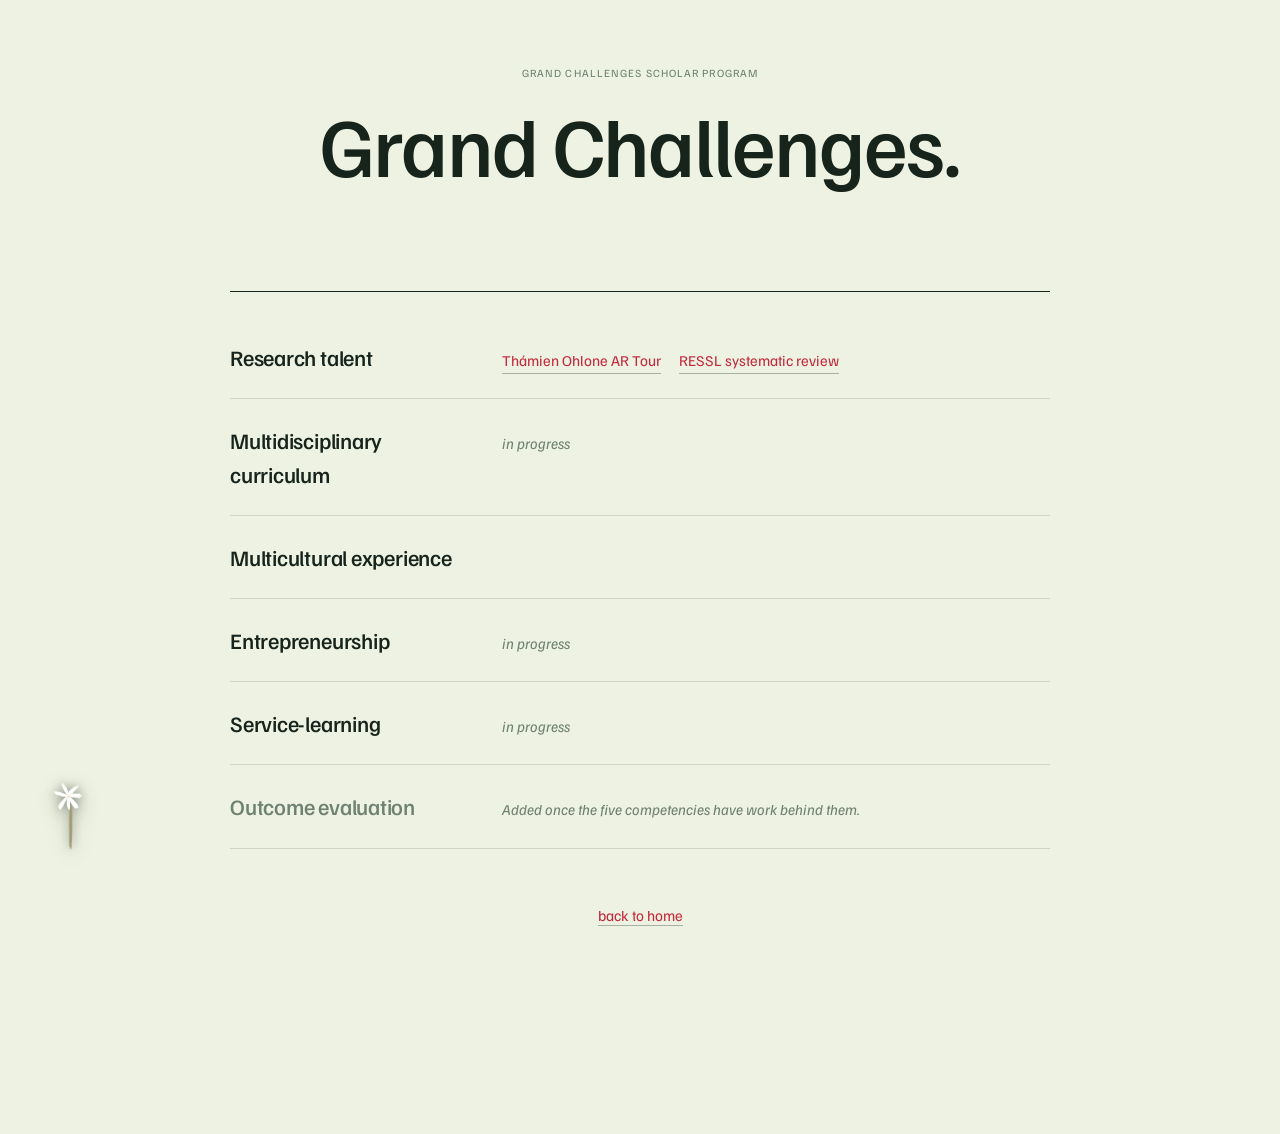
<file: GCSP.html>
<!doctype html>
<html lang="en">
<head>
<meta charset="utf-8" />
<meta name="viewport" content="width=device-width,initial-scale=1" />
<title>Grand Challenges Scholar Program · Grace Fujii</title>
<link rel="preconnect" href="https://fonts.googleapis.com">
<link rel="preconnect" href="https://fonts.gstatic.com" crossorigin>
<link rel="stylesheet" href="styles.css">
<link rel="icon" type="image/png" href="assets/quiltdesign.png">
  <style>
section + section{border-top:0}
.gcsp-hero{position:relative;overflow:visible}
.gcsp-hero .container{padding-top:64px;padding-bottom:8px;text-align:center;display:flex;flex-direction:column;align-items:center;gap:20px}
.gcsp-hero h1{margin:0;font-family:var(--font-display);font-weight:500;font-size:clamp(44px,6.6vw,84px);line-height:1.02;letter-spacing:-0.02em}
.gcsp-hero h1 em{font-style:normal;color:var(--ink)}
.gcsp-hero .tag{font-family:var(--font-mono);font-size:11px;letter-spacing:.1em;text-transform:uppercase;color:var(--ink-3)}

.gc-thesis{max-width:40ch;margin:0;font-family:var(--font-body);font-style:italic;font-size:clamp(20px,2.2vw,26px);line-height:1.4;color:var(--ink);text-wrap:pretty}
.gc-thesis:empty{display:none}
.gc-list{max-width:820px;margin:0 auto;padding:24px 0 40px;display:flex;flex-direction:column;border-top:1.5px solid var(--ink)}
.gc-row{display:grid;grid-template-columns:240px minmax(0,1fr);gap:32px;padding:24px 0;border-bottom:1px solid var(--rule);align-items:baseline}
.gc-row h2{margin:0;font-family:var(--font-display);font-weight:500;font-size:22px;letter-spacing:-0.01em;color:var(--ink)}
.gc-row .bridge{margin:0 0 8px;font-size:16px;line-height:1.6;color:var(--ink-2);text-wrap:pretty}
.gc-row .bridge:empty{display:none}
.gc-row .ev{display:flex;flex-wrap:wrap;gap:6px 18px;font-family:var(--font-body);font-size:15px}
.gc-row .ev a{color:var(--maroon);border-bottom:1px solid var(--rule-2);padding-bottom:1px;transition:border-color .15s}
.gc-row .ev a:hover{border-color:var(--maroon)}
.gc-row .status{font-family:var(--font-body);font-style:italic;font-size:15px;color:var(--ink-3)}
.gc-row.later h2{color:var(--ink-3)}
.gc-back{text-align:center;padding-bottom:96px}
.gc-back a{color:var(--maroon);border-bottom:1px solid var(--rule-2);padding-bottom:1px}
.gc-back a:hover{border-color:var(--maroon)}
@media (max-width:680px){.gc-row{grid-template-columns:1fr;gap:8px}}
</style>
</head>
<body>

<nav class="bouquet" aria-label="Site navigation">
  <div class="bq-scrim"></div>
  <div class="bq-cluster">
    <span class="bq-panel" aria-hidden="true"></span>
    <div class="bq-stems">
      <a class="bq-stem" href="index.html" style="--ox:0px;--oy:-180px;--tilt:-4deg"><span class="bq-fl bq-fl-home"></span><span class="bq-lbl">Home</span></a>
      <a class="bq-stem" href="CV.html" style="--ox:69px;--oy:-166px;--tilt:3deg"><span class="bq-fl bq-fl-cv"></span><span class="bq-lbl">CV</span></a>
      <a class="bq-stem" href="GCSP.html" data-current style="--ox:127px;--oy:-127px;--tilt:-3deg"><span class="bq-fl bq-fl-gcsp"></span><span class="bq-lbl">Grand Challenges</span></a>
      <a class="bq-stem" href="About.html" style="--ox:166px;--oy:-69px;--tilt:4deg"><span class="bq-fl bq-fl-about"></span><span class="bq-lbl">About</span></a>
      <a class="bq-stem" href="Readings.html" style="--ox:180px;--oy:0px;--tilt:-2deg"><span class="bq-fl bq-fl-readings"></span><span class="bq-lbl">Bookshelf</span></a>
    </div>
    <button class="bq-bud" type="button" aria-expanded="false" aria-label="Open site navigation"><span class="bq-fl bq-fl-bud"></span></button>
  </div>
</nav>

<main>
<section class="gcsp-hero" data-screen-label="01 GCSP Hero">
  <div class="container">
    <span class="tag">Grand Challenges Scholar Program</span>
    <h1>Grand <em>Challenges</em>.</h1>
    <!-- Thesis question: write it inside the p below. Empty = hidden. -->
    <p class="gc-thesis"></p>
  </div>
</section>
<!-- Each row: write the one-line link to the theme inside <p class="bridge"></p>. Empty = hidden. -->
<section data-screen-label="02 Competencies">
  <div class="container">
    <div class="gc-list">
      <div class="gc-row"><h2>Research talent</h2><div><p class="bridge"></p><div class="ev"><a href="CV.html#ohlone">Thámien Ohlone AR Tour</a><a href="CV.html#research">RESSL systematic review</a></div></div></div>
      <div class="gc-row"><h2>Multidisciplinary curriculum</h2><div><p class="bridge"></p><span class="status">in progress</span></div></div>
      <div class="gc-row"><h2>Multicultural experience</h2><div><p class="bridge"></p><div class="ev"></div></div></div>
      <div class="gc-row"><h2>Entrepreneurship</h2><div><p class="bridge"></p><span class="status">in progress</span></div></div>
      <div class="gc-row"><h2>Service-learning</h2><div><p class="bridge"></p><span class="status">in progress</span></div></div>
      <div class="gc-row later"><h2>Outcome evaluation</h2><span class="status">Added once the five competencies have work behind them.</span></div>
    </div>
    <p class="gc-back"><a href="index.html">back to home</a></p>
  </div>
</section>
</main>

<script src="bouquet-nav.js" defer></script>

</body>
</html>
</file>
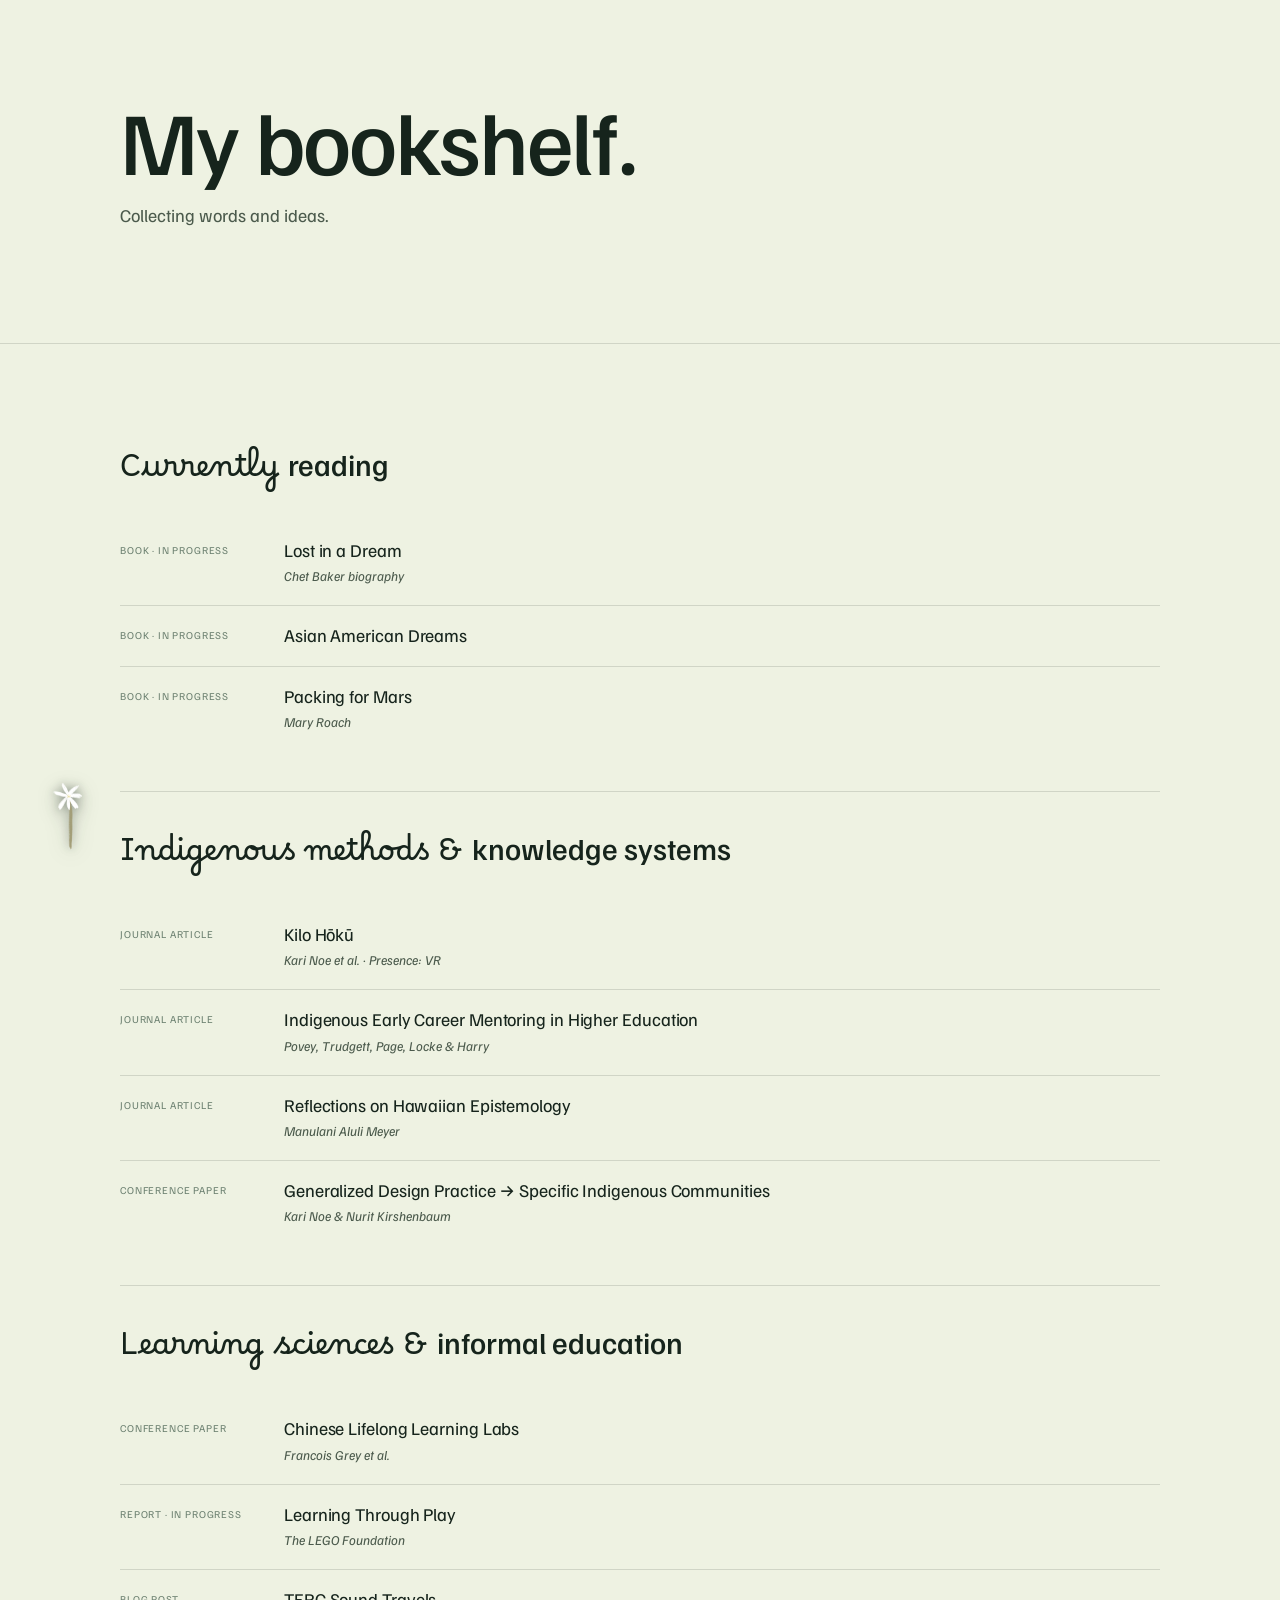
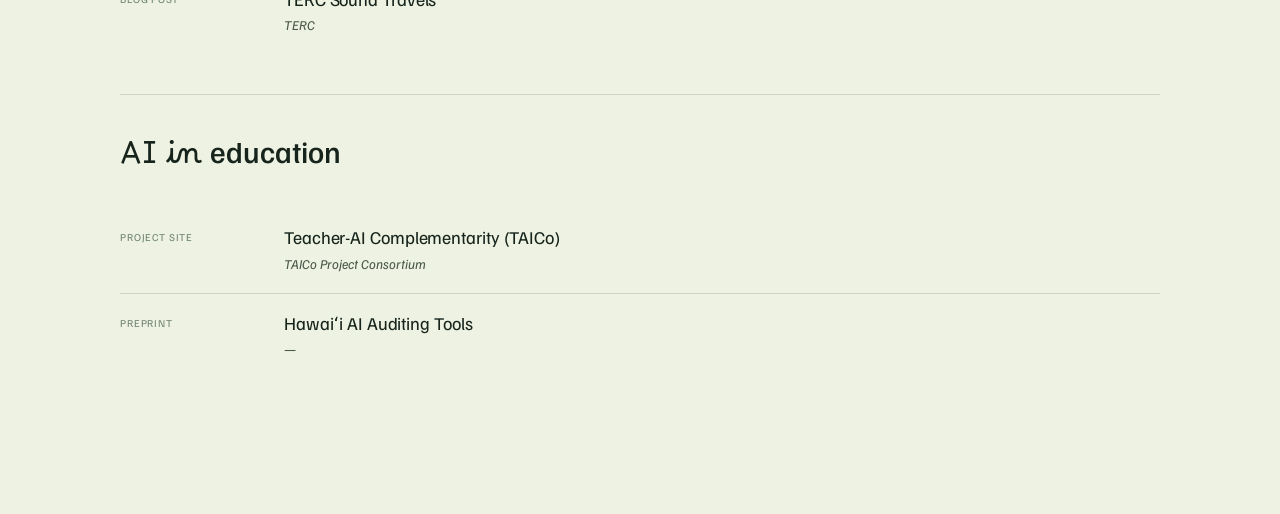
<file: Readings.html>
<!doctype html>
<html lang="en">
<head>
<meta charset="utf-8" />
<meta name="viewport" content="width=device-width,initial-scale=1" />
<title>Grace Fujii · Bookshelf</title>
<link rel="preconnect" href="https://fonts.googleapis.com">
<link rel="preconnect" href="https://fonts.gstatic.com" crossorigin>
<link rel="stylesheet" href="styles.css">
<style>
  .rd-hero .eyebrow{font-family:var(--font-mono);font-size:11px;letter-spacing:.12em;text-transform:uppercase;color:var(--ink-2);margin-bottom:22px}
  .rd-hero h1{margin:0;font-family:var(--font-display);font-weight:500;font-size:clamp(48px,7vw,92px);line-height:.96;letter-spacing:-0.02em}
  .rd-hero h1 em{font-style:normal;color:var(--ink)}
  .rd-hero p.lede{margin-top:20px}

  .catalog{display:flex;flex-direction:column;gap:0}
  .theme-group{border-top:1px solid var(--rule);padding:40px 0}
  .theme-group:first-child{border-top:0;padding-top:8px}
  .theme-head{margin:0 0 28px;font-family:var(--font-hand);font-weight:400;font-size:30px;line-height:1.1;color:var(--ink)}
  .theme-head em{font-style:normal;color:inherit}
  .entry-list{display:flex;flex-direction:column}
  .entry{display:grid;grid-template-columns:140px 1fr;column-gap:24px;padding:18px 0;border-top:1px solid var(--rule)}
  .entry:first-child{border-top:0}
  .entry .kind{font-family:var(--font-mono);font-size:10.5px;letter-spacing:.08em;text-transform:uppercase;color:var(--ink-3);padding-top:3px}
  .entry h3{margin:0;font-family:var(--font-display);font-weight:400;font-size:18px;line-height:1.3;letter-spacing:-0.005em}
  .entry h3 a{color:var(--ink);border-bottom:1.5px solid transparent;transition:border-color .15s,color .15s}
  .entry h3 a:hover{color:var(--maroon);border-color:var(--maroon)}
  .entry .byline{display:block;margin-top:4px;font-family:var(--font-body);font-style:italic;font-size:13.5px;color:var(--ink-2)}
  @media (max-width:680px){.entry{grid-template-columns:1fr;row-gap:6px}}
</style>
</head>
<body>

<nav class="bouquet" aria-label="Site navigation">
  <div class="bq-scrim"></div>
  <div class="bq-cluster">
    <span class="bq-panel" aria-hidden="true"></span>
    <div class="bq-stems">
      <a class="bq-stem" href="index.html" style="--ox:0px;--oy:-180px;--tilt:-4deg"><span class="bq-fl bq-fl-home"></span><span class="bq-lbl">Home</span></a>
      <a class="bq-stem" href="CV.html" style="--ox:69px;--oy:-166px;--tilt:3deg"><span class="bq-fl bq-fl-cv"></span><span class="bq-lbl">CV</span></a>
      <a class="bq-stem" href="GCSP.html" style="--ox:127px;--oy:-127px;--tilt:-3deg"><span class="bq-fl bq-fl-gcsp"></span><span class="bq-lbl">Grand Challenges</span></a>
      <a class="bq-stem" href="About.html" style="--ox:166px;--oy:-69px;--tilt:4deg"><span class="bq-fl bq-fl-about"></span><span class="bq-lbl">About</span></a>
      <a class="bq-stem" href="Readings.html" data-current style="--ox:180px;--oy:0px;--tilt:-2deg"><span class="bq-fl bq-fl-readings"></span><span class="bq-lbl">Bookshelf</span></a>
    </div>
    <button class="bq-bud" type="button" aria-expanded="false" aria-label="Open site navigation"><span class="bq-fl bq-fl-bud"></span></button>
  </div>
</nav>

<main>

<section class="rd-hero" data-screen-label="01 Readings Hero" style="overflow:visible">
  <div class="container">
    <h1>My <em>bookshelf</em>.</h1>
    <p class="lede">Collecting words and ideas.</p>
  </div>
</section>

<section data-screen-label="02 Reading List" style="overflow:visible">
  <div class="container">
    <div class="catalog">

      <div class="theme-group">
        <h2 class="theme-head">Currently <em>reading</em></h2>
        <div class="entry-list">
          <div class="entry"><span class="kind">Book · in progress</span>
            <div><h3>Lost in a Dream</h3>
            <span class="byline">Chet Baker biography</span></div>
          </div>
          <div class="entry"><span class="kind">Book · in progress</span>
            <div><h3>Asian American Dreams</h3></div>
          </div>
          <div class="entry"><span class="kind">Book · in progress</span>
            <div><h3>Packing for Mars</h3>
            <span class="byline">Mary Roach</span></div>
          </div>
        </div>
      </div>

      <div class="theme-group">
        <h2 class="theme-head">Indigenous methods &amp; <em>knowledge systems</em></h2>
        <div class="entry-list">
          <div class="entry"><span class="kind">Journal article</span>
            <div><h3><a href="https://watermark02.silverchair.com/pres_a_00301.pdf" target="_blank" rel="noopener">Kilo Hōkū</a></h3>
            <span class="byline">Kari Noe et al. · Presence: VR</span></div>
          </div>
          <div class="entry"><span class="kind">Journal article</span>
            <div><h3><a href="https://link.springer.com/article/10.1007/s13384-022-00542-3" target="_blank" rel="noopener">Indigenous Early Career Mentoring in Higher Education</a></h3>
            <span class="byline">Povey, Trudgett, Page, Locke &amp; Harry</span></div>
          </div>
          <div class="entry"><span class="kind">Journal article</span>
            <div><h3><a href="https://maui.hawaii.edu/wp-content/uploads/sites/4/2018/10/Manu-Meyer-Our-Own-Liberation-Hawaiian-Epistemology-1.pdf" target="_blank" rel="noopener">Reflections on Hawaiian Epistemology</a></h3>
            <span class="byline">Manulani Aluli Meyer</span></div>
          </div>
          <div class="entry"><span class="kind">Conference paper</span>
            <div><h3><a href="https://doi.org/10.1145/3613904.3642931" target="_blank" rel="noopener">Generalized Design Practice → Specific Indigenous Communities</a></h3>
            <span class="byline">Kari Noe &amp; Nurit Kirshenbaum</span></div>
          </div>
        </div>
      </div>

      <div class="theme-group">
        <h2 class="theme-head">Learning sciences &amp; <em>informal education</em></h2>
        <div class="entry-list">
          <div class="entry"><span class="kind">Conference paper</span>
            <div><h3><a href="https://dl.acm.org/doi/10.1145/2771839.2771922" target="_blank" rel="noopener">Chinese Lifelong Learning Labs</a></h3>
            <span class="byline">Francois Grey et al.</span></div>
          </div>
          <div class="entry"><span class="kind">Report · in progress</span>
            <div><h3><a href="https://cms.learningthroughplay.com/media/wmtlmbe0/learning-through-play_web.pdf" target="_blank" rel="noopener">Learning Through Play</a></h3>
            <span class="byline">The LEGO Foundation</span></div>
          </div>
          <div class="entry"><span class="kind">Blog post</span>
            <div><h3><a href="https://blog.terc.edu/sound-travels" target="_blank" rel="noopener">TERC Sound Travels</a></h3>
            <span class="byline">TERC</span></div>
          </div>
        </div>
      </div>

      <div class="theme-group">
        <h2 class="theme-head">AI in <em>education</em></h2>
        <div class="entry-list">
          <div class="entry"><span class="kind">Project site</span>
            <div><h3><a href="https://taico-project.eu/" target="_blank" rel="noopener">Teacher-AI Complementarity (TAICo)</a></h3>
            <span class="byline">TAICo Project Consortium</span></div>
          </div>
          <div class="entry"><span class="kind">Preprint</span>
            <div><h3><a href="https://arxiv.org/pdf/2603.16646" target="_blank" rel="noopener">Hawaiʻi AI Auditing Tools</a></h3>
            <span class="byline">—</span></div>
          </div>
        </div>
      </div>

    </div>
  </div>
</section>

</main>

<script src="bouquet-nav.js" defer></script>

</body>
</html>
</file>
<file: styles.css>
/* styles.css — shared design system for Grace Fujii portfolio */
/* Used across all pages; page-specific extensions live inline. */
@import url('https://fonts.googleapis.com/css2?family=Borel&family=Familjen+Grotesk:ital,wght@0,400;0,500;0,600;0,700;1,400;1,500&display=swap');


:root{
  /* Paper tones — lush leaf-green, off the old warm cream (DS: never pure white) */
  --paper:#EEF2E2;
  --paper-2:#E3EAD3;
  --paper-3:#D7E1C4;

  /* Ink scale — green-black (DS: never pure black or neutral gray) */
  --ink:#16241C;
  --ink-2:#4B5A4C;   /* moss grey, secondary text */
  --ink-3:#6E8272;   /* moss-300, tertiary / meta */

  /* Rules — hairline, green-tinted */
  --rule:rgba(22,36,28,0.14);
  --rule-2:rgba(22,36,28,0.32);

  /* Accents — Hawaii palette: hibiscus red/magenta for heart moments,
     tropical purple/teal for calm + focus, all against warm cream */
  --maroon:#C22B3E;   /* hibiscus red — links, italic terms, heart moments */
  --maroon-2:#E0348C; /* magenta — display em / hover */
  --green:#0F7A6B;    /* teal — place, status, focus */
  --green-2:#4FB88A;  /* palm green */
  --gold:#F5A623;     /* orange — sticky-note / marker accent only */
  --gold-deep:#E07A1F;
  --purple:#8B4FD6;   /* orchid purple — tertiary accent */
  --sage-50:#F1E9D8;  /* flat calm block, warmer cream */
  --sage-100:#E9DCC0;
  --focus:#0F7A6B;    /* teal focus ring */

  /* Floating flower assets — hand-drawn, Hawaii palette */
  --flower-1: url('assets/flower-red-hibiscus.png');
  --flower-2: url('assets/flower-magenta.png');
  --flower-3: url('assets/flower-purple.png');

  /* Layout */
  --pad: 120px;
  --pad-y: 96px;
  --max-w: 1440px;

  /* Type — DS faces */
  --font-display: "Familjen Grotesk", ui-sans-serif, system-ui, sans-serif;
  --font-body: "Familjen Grotesk", ui-sans-serif, system-ui, sans-serif;
  --font-mono: "Familjen Grotesk", ui-sans-serif, system-ui, sans-serif;
  --font-hand: "Borel", cursive;
}

*{box-sizing:border-box}
html,body{margin:0;padding:0;background:var(--paper);color:var(--ink);
  font-family:var(--font-body);font-size:15px;line-height:1.55;
  -webkit-font-smoothing:antialiased;text-rendering:optimizeLegibility}
a{color:inherit;text-decoration:none}

/* ── Layout primitives ────────────────────────────────────────── */
.container{max-width:var(--max-w);margin:0 auto;
  padding-left:var(--pad);padding-right:var(--pad)}
.g12{display:grid;grid-template-columns:repeat(12,1fr);column-gap:24px}

section{position:relative;z-index:1}
section + section{border-top:1px solid var(--rule)}
section .container{padding-top:var(--pad-y);padding-bottom:var(--pad-y)}

/* ── Organic blob shapes — natural accents behind photos/imagery ── */
.blob{border-radius:42% 58% 63% 37% / 41% 44% 56% 59%}
.blob-2{border-radius:63% 37% 42% 58% / 55% 62% 38% 45%}
.blob-3{border-radius:50% 50% 38% 62% / 62% 42% 58% 38%}

/* ––– Images for Maker class –––––––––––––––––––––––––––––––––––– */
.mk-carousel-wrap{position:relative}
.mk-carousel{display:flex;overflow-x:auto;scroll-snap-type:x mandatory;
  -webkit-overflow-scrolling:touch}
.mk-carousel .shot{scroll-snap-align:start;flex:0 0 100%;width:100%;
  display:flex;flex-direction:column;gap:8px;margin:0}
.mk-carousel .shot .stage{width:100%;height:340px;display:flex;
  align-items:center;justify-content:center;background:var(--paper-2);
  border-radius:6px;overflow:hidden}
.mk-carousel .shot .stage img{max-width:100%;max-height:100%;
  width:auto;height:auto;object-fit:contain;display:block}
.mk-carousel .shot figcaption{font-size:14px;line-height:1.5;
  font-style:italic;color:var(--ink-2)}
.mk-arrow{position:absolute;top:50%;transform:translateY(-50%);z-index:2;
  background:none;border:none;color:var(--ink);cursor:pointer;
  display:flex;align-items:center;padding:8px;
  filter:drop-shadow(0 1px 2px rgba(0,0,0,.2));transition:opacity .15s}
.mk-arrow:hover{opacity:.6}
.mk-arrow.prev{left:4px}
.mk-arrow.next{right:4px}
.mk-arrow svg{width:30px;height:15px;display:block}
.mk-arrow.next svg{transform:scaleX(-1)}
@media (max-width:600px){.mk-arrow svg{width:22px;height:11px}}

/* ── Type primitives ──────────────────────────────────────────── */
.display{font-family:var(--font-display);font-weight:500;line-height:.94;letter-spacing:-0.025em}
.display-italic{font-family:var(--font-body);font-weight:400;font-style:italic;line-height:1.05;letter-spacing:-0.005em}
.editorial{font-family:var(--font-body);font-weight:400;font-style:italic}
.label{font-family:var(--font-mono);font-size:11px;font-weight:500;
  letter-spacing:.12em;text-transform:uppercase;color:var(--ink-2)}
.label.dim{color:var(--ink-3)}
.mono{font-family:var(--font-mono)}
.lede{font-size:18px;line-height:1.5;color:var(--ink-2);max-width:46ch}
.value{font-family:var(--font-display);font-weight:400;font-size:24px;line-height:1.18;letter-spacing:-0.01em;color:var(--ink)}
.caption{font-size:12px;color:var(--ink-3);line-height:1.5}

/* One grotesk carries display, body, and mono roles at different weights/tracking; League Script is reserved for the signature/hand accent role */
em{font-family:var(--font-body);font-style:normal;font-weight:500}
.mono,.label,.tag-pill,footer.foot .right{letter-spacing:.06em;text-transform:uppercase;font-weight:500}

em.accent{color:var(--maroon)}
em.green{color:var(--green)}

/* ── Top bar — replaced by bouquet nav, kept hidden for legacy markup ── */
.topbar{display:none !important}

/* ── Bouquet nav asset classes — shared between corner bouquet and hero field ── */
.bq-fl-home{background-image:url('assets/flower-bird-of-paradise.png')}
.bq-fl-cv{background-image:url('assets/flower-purple-cluster.png')}
.bq-fl-gcsp{background-image:url('assets/flower-red-anthurium-new.png')}
.bq-fl-about{background-image:url('assets/flower-red-ginger-spike.png')}
.bq-fl-readings{background-image:url('assets/flower-purple-lavender-spike.png')}
.bq-fl-bud{background-image:url('assets/flower-bud-spiral.png')}

/* ── Bouquet nav — persistent corner component, replaces the old flower-nav bar ── */
.bouquet{position:fixed;left:0;bottom:0;z-index:80}
.bq-scrim{position:fixed;inset:0;background:rgba(22,36,28,.5);opacity:0;pointer-events:none;
  transition:opacity .3s ease;z-index:1}
.bouquet.open .bq-scrim{opacity:1;pointer-events:auto}
.bq-cluster{position:absolute;left:40px;bottom:32px;width:10px;height:10px;z-index:2}
.bq-panel{display:none}
.bq-stems{position:absolute;left:0;bottom:0;width:0;height:0}
.bq-stem{position:absolute;left:0;bottom:0;width:130px;height:130px;display:flex;flex-direction:column;
  align-items:center;justify-content:flex-end;transform:translate(var(--ox,0),var(--oy,0)) scale(.25);
  opacity:0;pointer-events:none;transition:transform .5s cubic-bezier(.22,1,.36,1),opacity .3s ease}
.bq-cluster.open .bq-stem{transform:translate(var(--ox,0),var(--oy,0)) scale(1);opacity:1}
.bq-stem::after{content:"";position:absolute;left:50%;top:10%;width:76px;height:76px;border-radius:50%;
  transform:translate(-50%,-50%)}
.bq-cluster.open .bq-stem::after{pointer-events:auto}
.bq-stem .bq-fl{width:100%;height:100%;background-size:contain;background-repeat:no-repeat;
  background-position:bottom center;filter:drop-shadow(0 4px 10px rgba(22,36,28,.3)) drop-shadow(0 0 4px rgba(22,36,28,.4));
  transition:transform .2s ease;transform:rotate(var(--tilt,0deg));pointer-events:none}
.bq-stem:hover .bq-fl{transform:rotate(var(--tilt,0deg)) scale(1.08)}
.bq-stem[data-current] .bq-fl{transform:rotate(var(--tilt,0deg)) scale(1.08)}
.bq-lbl{position:relative;margin-top:4px;font-family:var(--font-hand);font-size:14px;white-space:nowrap;
  color:var(--paper);text-shadow:0 1px 4px rgba(0,0,0,.5);opacity:0;
  transition:opacity .2s ease;pointer-events:none}
.bq-stem:hover .bq-lbl,.bq-stem[data-current] .bq-lbl{opacity:1}
.bq-stem[data-current] .bq-lbl{color:var(--paper)}
.bq-bud{position:absolute;left:-18px;bottom:6px;width:92px;height:92px;border-radius:50%;background:none;border:0;
  padding:0;cursor:pointer;transform-origin:50% 50%;animation:bq-sway 6s ease-in-out infinite;z-index:3}
.bq-bud .bq-fl{position:absolute;inset:6px;background-size:contain;background-repeat:no-repeat;
  background-position:center;filter:drop-shadow(0 4px 10px rgba(22,36,28,.3)) drop-shadow(0 0 4px rgba(22,36,28,.4))}
.bq-cluster.open .bq-bud{animation:none;transform:rotate(14deg) scale(1.12)}
@keyframes bq-sway{0%,100%{transform:rotate(-4deg)}50%{transform:rotate(4deg)}}
@media (prefers-reduced-motion:reduce){.bq-bud{animation:none}}

@media (max-width:680px){
  .bq-panel{display:none}
  .bq-cluster.open{position:fixed;inset:0;width:auto;height:auto;display:flex;align-items:center;justify-content:center;z-index:4}
  .bq-cluster.open .bq-stems{position:relative;left:auto;bottom:auto;width:min(320px,84vw);height:auto;
    display:flex;flex-wrap:wrap;justify-content:center;gap:22px 26px}
  .bq-cluster.open .bq-stem{position:relative;left:auto;bottom:auto;width:84px;height:104px;pointer-events:auto;
    transform:scale(1) !important;display:flex;flex-direction:column;align-items:center;justify-content:flex-end;gap:6px}
  .bq-cluster.open .bq-stem::after{position:relative;left:auto;top:auto;transform:none;width:100%;height:100%}
  .bq-cluster.open .bq-lbl{position:relative;opacity:1;left:auto;bottom:auto;margin-top:0}
  .bq-cluster.open .bq-bud{position:fixed;left:20px;bottom:16px;z-index:5}
}

/* Sage focus ring — academic accessibility is part of the brand */
a:focus-visible,button:focus-visible,[tabindex]:focus-visible{outline:2px solid var(--focus);outline-offset:3px}

/* ── Section marker — softened, no hard mono index ─────────────── */
.section-marker{display:flex;align-items:baseline;justify-content:space-between;
  gap:24px;margin-bottom:48px}
.section-marker .heading{font-family:var(--font-display);font-weight:400;
  font-size:36px;letter-spacing:0;line-height:1.05;display:inline-block;transform:rotate(-.6deg)}
.section-marker .heading em{font-style:normal;color:var(--maroon)}
.section-marker .meta-tail{display:flex;align-items:baseline;gap:18px;color:var(--ink-3)}

/* Soften hairline rules & hard black borders site-wide toward the loose vibe */
.cv-section-head,.venue-header,.comp-head,.meta-grid,.filter-bar,.gcsp-strip,.hero-strip,
.edu-grid,.skl-grid,.cv-row:last-child,.venue-section:last-of-type .project-row:last-child,
.layer,.plane,.tl-step,.matrix-legend,.comp-links,.meta-cell,.compass .item{
  border-color:var(--rule-2) !important}

.section-marker .heading,.meta-tail,h3.heading{font-family:var(--font-hand) !important;
  font-weight:400 !important;letter-spacing:0 !important}

/* Loosen the mono index numbers/eyebrows toward the hand-lettered voice —
   they no longer need to read as a formal document system */
.eyebrow .num,.eyebrow .crumb,.mark .n,.ix,.cv-section-head .mark,
.venue-header .ix,.venue-header .count,.comp-head .num,.meta-cell .ix{
  font-family:var(--font-hand) !important;text-transform:none !important;
  letter-spacing:.01em !important;font-size:15px !important;color:var(--ink-2) !important}

/* ── Prose links — subtle hover-underline for links inside body copy ── */
.about-bio a,.origin-wrap a,.brief-text a:not(.more),.journey-row a,.proj-cols a,.cv-row .desc a{
  color:var(--maroon);border-bottom:1px solid transparent;padding-bottom:1px;transition:border-color .15s}
.about-bio a:hover,.origin-wrap a:hover,.brief-text a:not(.more):hover,.journey-row a:hover,.proj-cols a:hover,.cv-row .desc a:hover{
  border-color:var(--maroon)}

/* ── Footer ──────────────────────────────────────────────────── */
footer.foot{padding:48px 0;border-top:1px solid var(--rule)}
footer.foot .container{display:flex;justify-content:space-between;align-items:baseline;gap:24px;flex-wrap:wrap}
footer.foot .left{font-family:var(--font-body);font-style:italic;font-weight:300;font-size:18px;color:var(--ink-2)}
footer.foot .right{font-family:var(--font-mono);font-size:11px;color:var(--ink-3);letter-spacing:.08em}

/* ── Buttons / Links — hand-drawn pill, not a corporate box ───── */
.linkpill{display:inline-flex;align-items:center;gap:8px;
  padding:9px 18px;border:1.5px solid var(--ink-2);border-radius:999px;
  font-family:var(--font-body);font-weight:500;font-size:15px;letter-spacing:.01em;
  color:var(--ink);background:transparent;
  transition:background .15s, color .15s, border-color .15s}
.linkpill:hover{background:var(--ink);color:var(--paper);border-color:var(--ink)}
.linkpill.solid{background:var(--ink);color:var(--paper);border-color:var(--ink)}
.linkpill.solid:hover{background:var(--maroon);border-color:var(--maroon)}
.inlinelink{position:relative;border-bottom:1px solid var(--maroon);color:var(--maroon);
  padding-bottom:1px;transition:color .15s, background .15s}
.inlinelink:hover{background:rgba(110,31,46,.08)}

/* ── Floating flowers — shared decorative primitive ───────────── */
.flower-field{position:absolute;inset:0;pointer-events:none;overflow:visible;z-index:0}
.fl.f1{background-image:var(--flower-1)}
.fl.f2{background-image:var(--flower-2)}
.fl.f3{background-image:var(--flower-3)}
.flower-field .fl{position:absolute;background-size:contain;background-repeat:no-repeat;
  background-position:center;filter:drop-shadow(0 6px 14px rgba(31,38,37,.10));
  animation:fl-float 7s ease-in-out infinite}
@keyframes fl-float{0%,100%{transform:translateY(0) rotate(var(--r,0deg))}50%{transform:translateY(-14px) rotate(var(--r,0deg))}}
@media (prefers-reduced-motion: reduce){.flower-field .fl{animation:none}}

/* ── Responsive ──────────────────────────────────────────────── */
@media (max-width: 680px){
  :root{--pad:40px;--pad-y:64px}
  .topbar nav{gap:18px}
}

section > .container,main > .container{position:relative;z-index:2}
</file>
